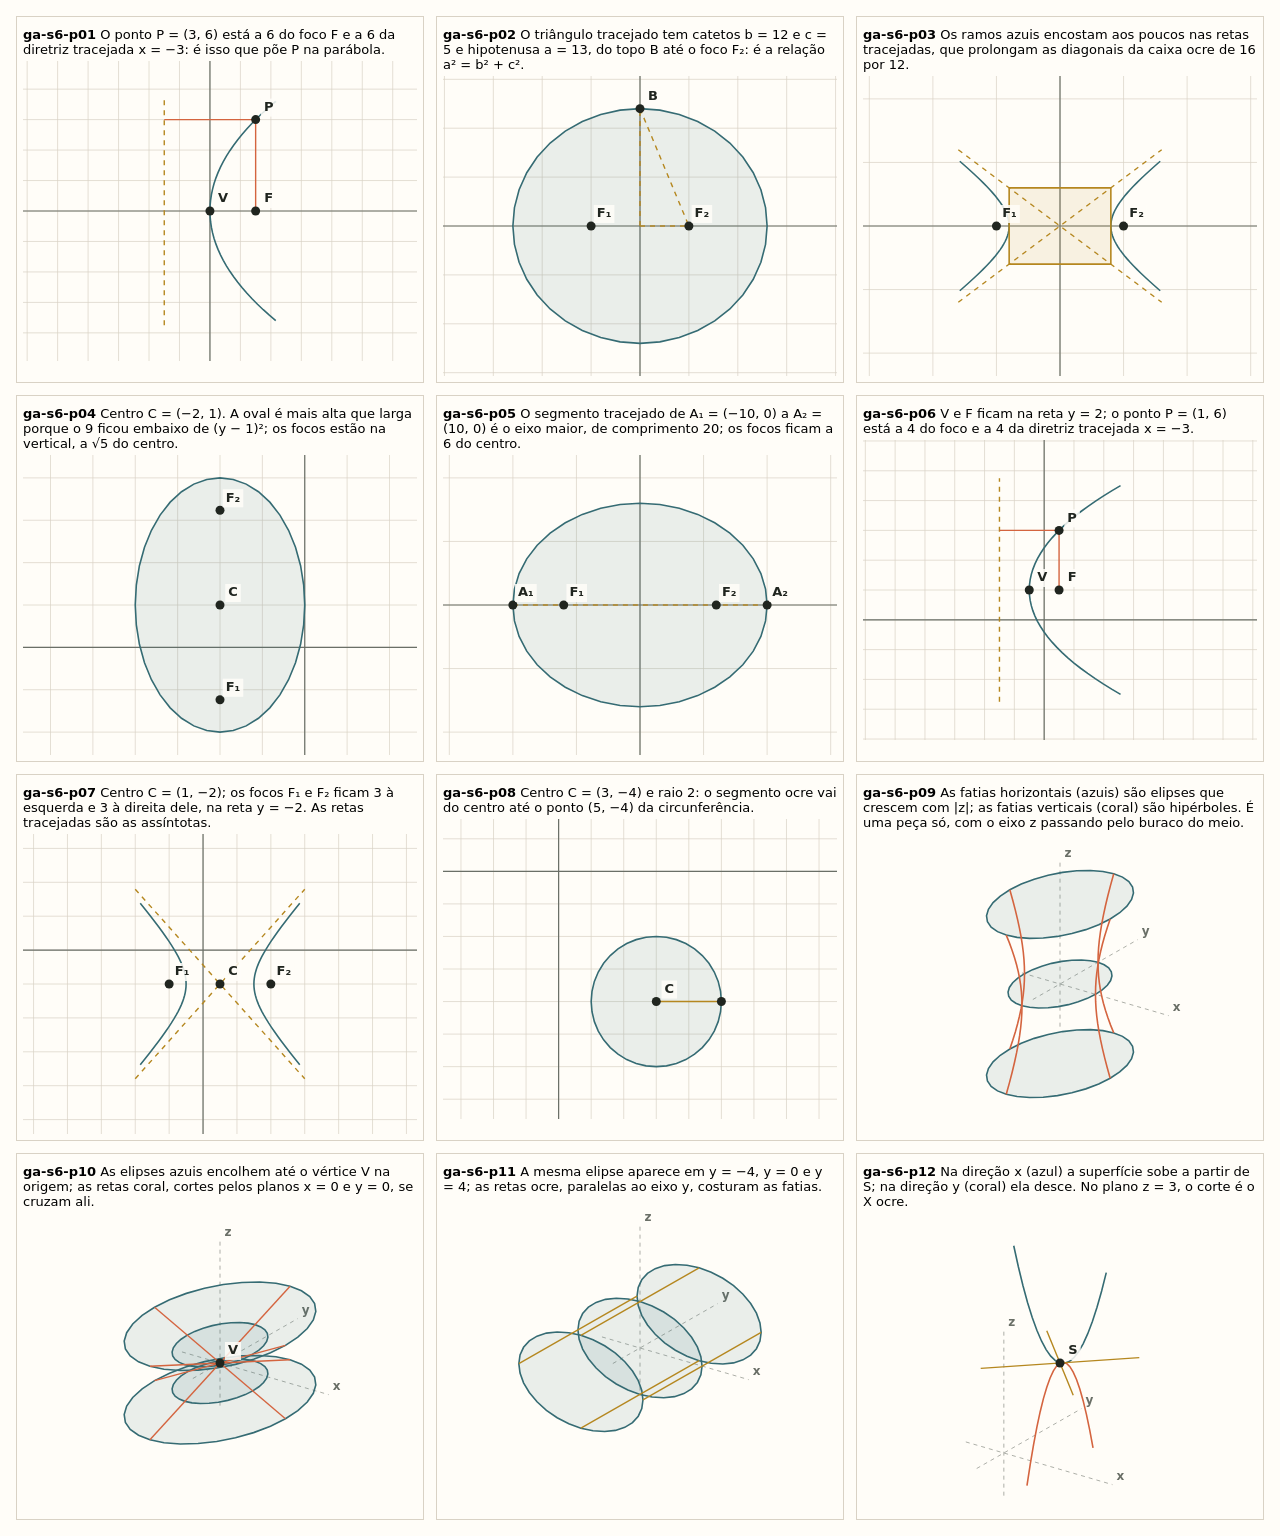
<file: source/_rascunho/rev_ga_s6_figuras.html>
<!doctype html><html lang="pt-BR"><head><meta charset="utf-8"><title>Figuras s6</title>
<style>body{font-family:system-ui;background:#fffdf8;margin:16px}
.g{display:grid;grid-template-columns:repeat(3,1fr);gap:12px}
.c{border:1px solid #d9d2c5;padding:6px}canvas{width:100%;height:300px;display:block}
p{margin:4px 0;font-size:13px}</style></head><body><div class="g" id="g"></div>
<script>/* Desenho das figuras de Geometria em canvas: 2d (plano com grade) ou 3d (eixo z para cima, gira arrastando).
   Figura.montar(canvas, fig) -> { redesenhar(), vista(nome), trocar(novaFig) } */
(function (root) {
  'use strict';
  function cssVar(nome, padrao) {
    var v = getComputedStyle(document.body).getPropertyValue(nome);
    return (v && v.trim()) || padrao;
  }
  function cores() {
    return {
      1: cssVar('--blue', '#356b73'),
      2: cssVar('--coral', '#d4643f'),
      3: cssVar('--ocre', '#b5871f'),
      4: cssVar('--ink', '#20251f'),
      linha: cssVar('--line', '#d9d2c5'),
      eixo: cssVar('--muted', '#6a6f67'),
    };
  }
  function p3(c) { return [c[0], c[1], c.length > 2 ? c[2] : 0]; }

  function montar(canvas, figInicial) {
    var fig, modo, centro, raio;
    var yaw = -0.62, pitch = 0.42;
    var ctx = canvas.getContext('2d');

    function prepara(f) {
      fig = f || { itens: [] };
      modo = fig.modo === '2d' ? '2d' : '3d';
      var pts = [[0, 0, 0]];
      (fig.itens || []).forEach(function (it) {
        if (it.de) pts.push(p3(it.de));
        if (it.ate) pts.push(p3(it.ate));
        if (it.em) pts.push(p3(it.em));
        if (it.pts) it.pts.forEach(function (q) { pts.push(p3(q)); });
      });
      var mn = [Infinity, Infinity, Infinity], mx = [-Infinity, -Infinity, -Infinity];
      pts.forEach(function (q) { for (var i = 0; i < 3; i++) { mn[i] = Math.min(mn[i], q[i]); mx[i] = Math.max(mx[i], q[i]); } });
      for (var i = 0; i < 3; i++) { if (mx[i] - mn[i] < 1) { mx[i] += 0.5; mn[i] -= 0.5; } }
      centro = [(mn[0] + mx[0]) / 2, (mn[1] + mx[1]) / 2, modo === '2d' ? 0 : (mn[2] + mx[2]) / 2];
      raio = 0;
      pts.forEach(function (q) {
        var dx = q[0] - centro[0], dy = q[1] - centro[1], dz = modo === '2d' ? 0 : q[2] - centro[2];
        raio = Math.max(raio, Math.sqrt(dx * dx + dy * dy + dz * dz));
      });
      if (raio < 1) raio = 1;
      canvas.style.cursor = modo === '3d' ? 'grab' : 'default';
      canvas.style.touchAction = modo === '3d' ? 'none' : 'auto';
    }

    function proj(q, W, H, esc) {
      var x = q[0] - centro[0], y = q[1] - centro[1], z = q[2] - centro[2];
      if (modo === '2d') return [W / 2 + x * esc, H / 2 - y * esc];
      var X = x * Math.cos(yaw) - y * Math.sin(yaw);
      var Y = x * Math.sin(yaw) + y * Math.cos(yaw);
      var Z2 = z * Math.cos(pitch) + Y * Math.sin(pitch);
      return [W / 2 + X * esc, H / 2 - Z2 * esc];
    }
    function seta(a, b, cor, largura) {
      ctx.strokeStyle = cor; ctx.fillStyle = cor; ctx.lineWidth = largura; ctx.lineCap = 'round';
      var ang = Math.atan2(b[1] - a[1], b[0] - a[0]), len = Math.hypot(b[0] - a[0], b[1] - a[1]);
      var h = Math.min(13, len * 0.45);
      var fimX = b[0] - Math.cos(ang) * h * 0.6, fimY = b[1] - Math.sin(ang) * h * 0.6;
      ctx.beginPath(); ctx.moveTo(a[0], a[1]); ctx.lineTo(fimX, fimY); ctx.stroke();
      if (len < 2) return;
      ctx.beginPath();
      ctx.moveTo(b[0], b[1]);
      ctx.lineTo(b[0] - h * Math.cos(ang - 0.42), b[1] - h * Math.sin(ang - 0.42));
      ctx.lineTo(b[0] - h * Math.cos(ang + 0.42), b[1] - h * Math.sin(ang + 0.42));
      ctx.closePath(); ctx.fill();
    }
    function rotulo(txt, x, y, cor, vetor) {
      if (!txt) return;
      ctx.font = '600 13px ' + cssVar('--font-body', 'system-ui');
      ctx.textAlign = 'center'; ctx.textBaseline = 'middle';
      var w = ctx.measureText(txt).width;
      ctx.save();
      ctx.fillStyle = cssVar('--white', '#fffdf8'); ctx.globalAlpha = 0.85;
      ctx.fillRect(x - w / 2 - 3, y - (vetor ? 15 : 9), w + 6, vetor ? 24 : 18);
      ctx.restore();
      ctx.fillStyle = cor;
      ctx.fillText(txt, x, y);
      if (vetor) {
        ctx.strokeStyle = cor; ctx.lineWidth = 1.2;
        ctx.beginPath(); ctx.moveTo(x - w / 2, y - 10); ctx.lineTo(x + w / 2, y - 10); ctx.stroke();
        ctx.beginPath(); ctx.moveTo(x + w / 2, y - 10); ctx.lineTo(x + w / 2 - 4, y - 13); ctx.moveTo(x + w / 2, y - 10); ctx.lineTo(x + w / 2 - 4, y - 7); ctx.stroke();
      }
    }

    function desenhar() {
      if (!canvas.isConnected) return;
      var dpr = window.devicePixelRatio || 1;
      var W = canvas.clientWidth || 480, H = canvas.clientHeight || 340;
      if (canvas.width !== Math.round(W * dpr) || canvas.height !== Math.round(H * dpr)) {
        canvas.width = Math.round(W * dpr); canvas.height = Math.round(H * dpr);
      }
      ctx.setTransform(dpr, 0, 0, dpr, 0, 0);
      ctx.clearRect(0, 0, W, H);
      var C = cores();
      var esc = Math.min(W, H) / 2 / (raio * 1.18);

      if (modo === '2d') {
        var passo = 1, alcance = Math.max(W, H) / esc;
        if (alcance > 60) passo = 10; else if (alcance > 30) passo = 5; else if (alcance > 16) passo = 2;
        ctx.strokeStyle = C.linha; ctx.lineWidth = 1; ctx.globalAlpha = 0.7;
        var x0 = Math.floor((centro[0] - W / 2 / esc) / passo) * passo, x1 = centro[0] + W / 2 / esc;
        for (var gx = x0; gx <= x1; gx += passo) { var a = proj([gx, 0, 0], W, H, esc); ctx.beginPath(); ctx.moveTo(a[0], 0); ctx.lineTo(a[0], H); ctx.stroke(); }
        var y0 = Math.floor((centro[1] - H / 2 / esc) / passo) * passo, y1 = centro[1] + H / 2 / esc;
        for (var gy = y0; gy <= y1; gy += passo) { var b = proj([0, gy, 0], W, H, esc); ctx.beginPath(); ctx.moveTo(0, b[1]); ctx.lineTo(W, b[1]); ctx.stroke(); }
        ctx.globalAlpha = 1;
        var o = proj([0, 0, 0], W, H, esc);
        ctx.strokeStyle = C.eixo; ctx.lineWidth = 1.2;
        ctx.beginPath(); ctx.moveTo(0, o[1]); ctx.lineTo(W, o[1]); ctx.moveTo(o[0], 0); ctx.lineTo(o[0], H); ctx.stroke();
      } else {
        var L = raio * 1.05;
        [[[L, 0, 0], 'x'], [[0, L, 0], 'y'], [[0, 0, L], 'z']].forEach(function (e) {
          var neg = proj([-e[0][0] * 0.35, -e[0][1] * 0.35, -e[0][2] * 0.35], W, H, esc);
          var pos = proj(e[0], W, H, esc);
          ctx.strokeStyle = C.eixo; ctx.lineWidth = 1; ctx.globalAlpha = 0.55;
          ctx.setLineDash([4, 4]);
          ctx.beginPath(); ctx.moveTo(neg[0], neg[1]); ctx.lineTo(pos[0], pos[1]); ctx.stroke();
          ctx.setLineDash([]); ctx.globalAlpha = 1;
          ctx.font = '600 12px ' + cssVar('--font-body', 'system-ui');
          ctx.fillStyle = C.eixo; ctx.textAlign = 'center'; ctx.textBaseline = 'middle';
          ctx.fillText(e[1], pos[0] + 8, pos[1] - 8);
        });
      }

      var ordem = { poligono: 0, segmento: 1, vetor: 2, ponto: 3 };
      (fig.itens || []).slice().sort(function (a, b) { return (ordem[a.tipo] || 0) - (ordem[b.tipo] || 0); }).forEach(function (it) {
        var cor = C[it.cor || (it.tipo === 'ponto' ? 4 : 1)] || C[1];
        if (it.tipo === 'poligono') {
          var ps = it.pts.map(function (q) { return proj(p3(q), W, H, esc); });
          ctx.beginPath(); ctx.moveTo(ps[0][0], ps[0][1]);
          for (var k = 1; k < ps.length; k++) ctx.lineTo(ps[k][0], ps[k][1]);
          if (!it.aberto) { ctx.closePath(); ctx.globalAlpha = 0.10; ctx.fillStyle = cor; ctx.fill(); ctx.globalAlpha = 1; }
          ctx.strokeStyle = cor; ctx.lineWidth = 1.6; ctx.stroke();
        } else if (it.tipo === 'segmento') {
          var a2 = proj(p3(it.de), W, H, esc), b2 = proj(p3(it.ate), W, H, esc);
          ctx.strokeStyle = it.cor ? cor : C.eixo; ctx.lineWidth = 1.4;
          if (it.tracejado) ctx.setLineDash([5, 5]);
          ctx.beginPath(); ctx.moveTo(a2[0], a2[1]); ctx.lineTo(b2[0], b2[1]); ctx.stroke();
          ctx.setLineDash([]);
        } else if (it.tipo === 'vetor') {
          var a3 = proj(p3(it.de), W, H, esc), b3 = proj(p3(it.ate), W, H, esc);
          seta(a3, b3, cor, 3);
          if (it.rot) {
            var dx = b3[0] - a3[0], dy = b3[1] - a3[1], len = Math.hypot(dx, dy) || 1;
            rotulo(it.rot, (a3[0] + b3[0]) / 2 - dy / len * 16, (a3[1] + b3[1]) / 2 + dx / len * 16, cor, true);
          }
        } else if (it.tipo === 'ponto') {
          var q = proj(p3(it.em), W, H, esc);
          ctx.fillStyle = cor; ctx.beginPath(); ctx.arc(q[0], q[1], 4.5, 0, Math.PI * 2); ctx.fill();
          if (it.rot) rotulo(it.rot, q[0] + 13, q[1] - 12, cor, false);
        }
      });
    }

    var arrasto = null;
    canvas.addEventListener('pointerdown', function (e) {
      if (modo !== '3d') return;
      arrasto = { x: e.clientX, y: e.clientY, yaw: yaw, pitch: pitch };
      try { canvas.setPointerCapture(e.pointerId); } catch (err) { /* sem captura */ }
      canvas.style.cursor = 'grabbing';
    });
    canvas.addEventListener('pointermove', function (e) {
      if (!arrasto) return;
      yaw = arrasto.yaw + (e.clientX - arrasto.x) * 0.011;
      pitch = Math.max(-1.45, Math.min(1.45, arrasto.pitch + (e.clientY - arrasto.y) * 0.011));
      desenhar();
    });
    function solta() { arrasto = null; if (modo === '3d') canvas.style.cursor = 'grab'; }
    canvas.addEventListener('pointerup', solta);
    canvas.addEventListener('pointercancel', solta);

    prepara(figInicial);
    desenhar();
    return {
      redesenhar: desenhar,
      trocar: function (f) { prepara(f); desenhar(); },
      vista: function (nome) {
        if (nome === 'frente') { yaw = 0; pitch = 0; }
        else if (nome === 'cima') { yaw = 0; pitch = 1.45; }
        else { yaw = -0.62; pitch = 0.42; }
        desenhar();
      },
      get modo() { return modo; },
      canvas: canvas,
    };
  }
  root.Figura = { montar: montar };
})(this);
</script>
<script>var F = [{"id": "ga-s6-p01", "fig": {"modo": "2d", "onde": "explicacao", "itens": [{"tipo": "poligono", "pts": [[4.32, -7.2], [3.899, -6.84], [3.499, -6.48], [3.121, -6.12], [2.765, -5.76], [2.43, -5.4], [2.117, -5.04], [1.825, -4.68], [1.555, -4.32], [1.307, -3.96], [1.08, -3.6], [0.875, -3.24], [0.691, -2.88], [0.529, -2.52], [0.389, -2.16], [0.27, -1.8], [0.173, -1.44], [0.097, -1.08], [0.043, -0.72], [0.011, -0.36], [0, 0], [0.011, 0.36], [0.043, 0.72], [0.097, 1.08], [0.173, 1.44], [0.27, 1.8], [0.389, 2.16], [0.529, 2.52], [0.691, 2.88], [0.875, 3.24], [1.08, 3.6], [1.307, 3.96], [1.555, 4.32], [1.825, 4.68], [2.117, 5.04], [2.43, 5.4], [2.765, 5.76], [3.121, 6.12], [3.499, 6.48], [3.899, 6.84], [4.32, 7.2]], "cor": 1, "aberto": true}, {"tipo": "segmento", "de": [-3, -7.5], "ate": [-3, 7.5], "cor": 3, "tracejado": true}, {"tipo": "ponto", "em": [0, 0], "rot": "V"}, {"tipo": "ponto", "em": [3, 0], "rot": "F"}, {"tipo": "ponto", "em": [3, 6], "rot": "P"}, {"tipo": "segmento", "de": [3, 6], "ate": [3, 0], "cor": 2}, {"tipo": "segmento", "de": [3, 6], "ate": [-3, 6], "cor": 2}], "legenda": "O ponto P = (3, 6) está a 6 do foco F e a 6 da diretriz tracejada x = −3: é isso que põe P na parábola."}}, {"id": "ga-s6-p02", "fig": {"modo": "2d", "onde": "explicacao", "itens": [{"tipo": "poligono", "pts": [[13, 0], [12.84, 1.877], [12.364, 3.708], [11.583, 5.448], [10.517, 7.053], [9.192, 8.485], [7.641, 9.708], [5.902, 10.692], [4.017, 11.413], [2.034, 11.852], [0, 12], [-2.034, 11.852], [-4.017, 11.413], [-5.902, 10.692], [-7.641, 9.708], [-9.192, 8.485], [-10.517, 7.053], [-11.583, 5.448], [-12.364, 3.708], [-12.84, 1.877], [-13, 0], [-12.84, -1.877], [-12.364, -3.708], [-11.583, -5.448], [-10.517, -7.053], [-9.192, -8.485], [-7.641, -9.708], [-5.902, -10.692], [-4.017, -11.413], [-2.034, -11.852], [0, -12], [2.034, -11.852], [4.017, -11.413], [5.902, -10.692], [7.641, -9.708], [9.192, -8.485], [10.517, -7.053], [11.583, -5.448], [12.364, -3.708], [12.84, -1.877]], "cor": 1}, {"tipo": "ponto", "em": [-5, 0], "rot": "F₁"}, {"tipo": "ponto", "em": [5, 0], "rot": "F₂"}, {"tipo": "ponto", "em": [0, 12], "rot": "B"}, {"tipo": "segmento", "de": [0, 0], "ate": [0, 12], "cor": 3, "tracejado": true}, {"tipo": "segmento", "de": [0, 0], "ate": [5, 0], "cor": 3, "tracejado": true}, {"tipo": "segmento", "de": [0, 12], "ate": [5, 0], "cor": 3, "tracejado": true}], "legenda": "O triângulo tracejado tem catetos b = 12 e c = 5 e hipotenusa a = 13, do topo B até o foco F₂: é a relação a² = b² + c²."}}, {"id": "ga-s6-p03", "fig": {"modo": "2d", "onde": "explicacao", "itens": [{"tipo": "poligono", "pts": [[15.767, -10.19], [14.917, -9.443], [14.129, -8.735], [13.402, -8.064], [12.731, -7.427], [12.113, -6.822], [11.547, -6.245], [11.03, -5.695], [10.56, -5.169], [10.134, -4.665], [9.75, -4.18], [9.408, -3.714], [9.106, -3.263], [8.842, -2.825], [8.616, -2.4], [8.426, -1.985], [8.272, -1.578], [8.153, -1.177], [8.068, -0.782], [8.017, -0.39], [8, 0], [8.017, 0.39], [8.068, 0.782], [8.153, 1.177], [8.272, 1.578], [8.426, 1.985], [8.616, 2.4], [8.842, 2.825], [9.106, 3.263], [9.408, 3.714], [9.75, 4.18], [10.134, 4.665], [10.56, 5.169], [11.03, 5.695], [11.547, 6.245], [12.113, 6.822], [12.731, 7.427], [13.402, 8.064], [14.129, 8.735], [14.917, 9.443], [15.767, 10.19]], "cor": 1, "aberto": true}, {"tipo": "poligono", "pts": [[-15.767, -10.19], [-14.917, -9.443], [-14.129, -8.735], [-13.402, -8.064], [-12.731, -7.427], [-12.113, -6.822], [-11.547, -6.245], [-11.03, -5.695], [-10.56, -5.169], [-10.134, -4.665], [-9.75, -4.18], [-9.408, -3.714], [-9.106, -3.263], [-8.842, -2.825], [-8.616, -2.4], [-8.426, -1.985], [-8.272, -1.578], [-8.153, -1.177], [-8.068, -0.782], [-8.017, -0.39], [-8, 0], [-8.017, 0.39], [-8.068, 0.782], [-8.153, 1.177], [-8.272, 1.578], [-8.426, 1.985], [-8.616, 2.4], [-8.842, 2.825], [-9.106, 3.263], [-9.408, 3.714], [-9.75, 4.18], [-10.134, 4.665], [-10.56, 5.169], [-11.03, 5.695], [-11.547, 6.245], [-12.113, 6.822], [-12.731, 7.427], [-13.402, 8.064], [-14.129, 8.735], [-14.917, 9.443], [-15.767, 10.19]], "cor": 1, "aberto": true}, {"tipo": "poligono", "pts": [[8, 6], [-8, 6], [-8, -6], [8, -6]], "cor": 3}, {"tipo": "segmento", "de": [-16, -12], "ate": [16, 12], "cor": 3, "tracejado": true}, {"tipo": "segmento", "de": [-16, 12], "ate": [16, -12], "cor": 3, "tracejado": true}, {"tipo": "ponto", "em": [-10, 0], "rot": "F₁"}, {"tipo": "ponto", "em": [10, 0], "rot": "F₂"}], "legenda": "Os ramos azuis encostam aos poucos nas retas tracejadas, que prolongam as diagonais da caixa ocre de 16 por 12."}}, {"id": "ga-s6-p04", "fig": {"modo": "2d", "onde": "explicacao", "itens": [{"tipo": "poligono", "pts": [[0, 1], [-0.025, 1.469], [-0.098, 1.927], [-0.218, 2.362], [-0.382, 2.763], [-0.586, 3.121], [-0.824, 3.427], [-1.092, 3.673], [-1.382, 3.853], [-1.687, 3.963], [-2, 4], [-2.313, 3.963], [-2.618, 3.853], [-2.908, 3.673], [-3.176, 3.427], [-3.414, 3.121], [-3.618, 2.763], [-3.782, 2.362], [-3.902, 1.927], [-3.975, 1.469], [-4, 1], [-3.975, 0.531], [-3.902, 0.073], [-3.782, -0.362], [-3.618, -0.763], [-3.414, -1.121], [-3.176, -1.427], [-2.908, -1.673], [-2.618, -1.853], [-2.313, -1.963], [-2, -2], [-1.687, -1.963], [-1.382, -1.853], [-1.092, -1.673], [-0.824, -1.427], [-0.586, -1.121], [-0.382, -0.763], [-0.218, -0.362], [-0.098, 0.073], [-0.025, 0.531]], "cor": 1}, {"tipo": "ponto", "em": [-2, 1], "rot": "C"}, {"tipo": "ponto", "em": [-2, -1.236], "rot": "F₁"}, {"tipo": "ponto", "em": [-2, 3.236], "rot": "F₂"}], "legenda": "Centro C = (−2, 1). A oval é mais alta que larga porque o 9 ficou embaixo de (y − 1)²; os focos estão na vertical, a √5 do centro."}}, {"id": "ga-s6-p05", "fig": {"modo": "2d", "onde": "explicacao", "itens": [{"tipo": "poligono", "pts": [[10, 0], [9.877, 1.251], [9.511, 2.472], [8.91, 3.632], [8.09, 4.702], [7.071, 5.657], [5.878, 6.472], [4.54, 7.128], [3.09, 7.608], [1.564, 7.902], [0, 8], [-1.564, 7.902], [-3.09, 7.608], [-4.54, 7.128], [-5.878, 6.472], [-7.071, 5.657], [-8.09, 4.702], [-8.91, 3.632], [-9.511, 2.472], [-9.877, 1.251], [-10, 0], [-9.877, -1.251], [-9.511, -2.472], [-8.91, -3.632], [-8.09, -4.702], [-7.071, -5.657], [-5.878, -6.472], [-4.54, -7.128], [-3.09, -7.608], [-1.564, -7.902], [0, -8], [1.564, -7.902], [3.09, -7.608], [4.54, -7.128], [5.878, -6.472], [7.071, -5.657], [8.09, -4.702], [8.91, -3.632], [9.511, -2.472], [9.877, -1.251]], "cor": 1}, {"tipo": "segmento", "de": [-10, 0], "ate": [10, 0], "cor": 3, "tracejado": true}, {"tipo": "ponto", "em": [-10, 0], "rot": "A₁"}, {"tipo": "ponto", "em": [10, 0], "rot": "A₂"}, {"tipo": "ponto", "em": [-6, 0], "rot": "F₁"}, {"tipo": "ponto", "em": [6, 0], "rot": "F₂"}], "legenda": "O segmento tracejado de A₁ = (−10, 0) a A₂ = (10, 0) é o eixo maior, de comprimento 20; os focos ficam a 6 do centro."}}, {"id": "ga-s6-p06", "fig": {"modo": "2d", "onde": "explicacao", "itens": [{"tipo": "poligono", "pts": [[5.125, -5], [4.528, -4.65], [3.961, -4.3], [3.425, -3.95], [2.92, -3.6], [2.445, -3.25], [2.001, -2.9], [1.588, -2.55], [1.205, -2.2], [0.853, -1.85], [0.531, -1.5], [0.24, -1.15], [-0.02, -0.8], [-0.25, -0.45], [-0.449, -0.1], [-0.617, 0.25], [-0.755, 0.6], [-0.862, 0.95], [-0.939, 1.3], [-0.985, 1.65], [-1, 2], [-0.985, 2.35], [-0.939, 2.7], [-0.862, 3.05], [-0.755, 3.4], [-0.617, 3.75], [-0.449, 4.1], [-0.25, 4.45], [-0.02, 4.8], [0.24, 5.15], [0.531, 5.5], [0.853, 5.85], [1.205, 6.2], [1.588, 6.55], [2.001, 6.9], [2.445, 7.25], [2.92, 7.6], [3.425, 7.95], [3.961, 8.3], [4.528, 8.65], [5.125, 9]], "cor": 1, "aberto": true}, {"tipo": "segmento", "de": [-3, -5.5], "ate": [-3, 9.5], "cor": 3, "tracejado": true}, {"tipo": "ponto", "em": [-1, 2], "rot": "V"}, {"tipo": "ponto", "em": [1, 2], "rot": "F"}, {"tipo": "ponto", "em": [1, 6], "rot": "P"}, {"tipo": "segmento", "de": [1, 6], "ate": [1, 2], "cor": 2}, {"tipo": "segmento", "de": [1, 6], "ate": [-3, 6], "cor": 2}], "legenda": "V e F ficam na reta y = 2; o ponto P = (1, 6) está a 4 do foco e a 4 da diretriz tracejada x = −3."}}, {"id": "ga-s6-p07", "fig": {"modo": "2d", "onde": "explicacao", "itens": [{"tipo": "poligono", "pts": [[5.705, -6.761], [5.398, -6.38], [5.117, -6.023], [4.858, -5.689], [4.621, -5.375], [4.405, -5.081], [4.208, -4.804], [4.028, -4.542], [3.866, -4.295], [3.72, -4.061], [3.589, -3.839], [3.473, -3.627], [3.371, -3.424], [3.282, -3.229], [3.206, -3.041], [3.142, -2.858], [3.091, -2.681], [3.051, -2.507], [3.023, -2.337], [3.006, -2.168], [3, -2], [3.006, -1.832], [3.023, -1.663], [3.051, -1.493], [3.091, -1.319], [3.142, -1.142], [3.206, -0.959], [3.282, -0.771], [3.371, -0.576], [3.473, -0.373], [3.589, -0.161], [3.72, 0.061], [3.866, 0.295], [4.028, 0.542], [4.208, 0.804], [4.405, 1.081], [4.621, 1.375], [4.858, 1.689], [5.117, 2.023], [5.398, 2.38], [5.705, 2.761]], "cor": 1, "aberto": true}, {"tipo": "poligono", "pts": [[-3.705, -6.761], [-3.398, -6.38], [-3.117, -6.023], [-2.858, -5.689], [-2.621, -5.375], [-2.405, -5.081], [-2.208, -4.804], [-2.028, -4.542], [-1.866, -4.295], [-1.72, -4.061], [-1.589, -3.839], [-1.473, -3.627], [-1.371, -3.424], [-1.282, -3.229], [-1.206, -3.041], [-1.142, -2.858], [-1.091, -2.681], [-1.051, -2.507], [-1.023, -2.337], [-1.006, -2.168], [-1, -2], [-1.006, -1.832], [-1.023, -1.663], [-1.051, -1.493], [-1.091, -1.319], [-1.142, -1.142], [-1.206, -0.959], [-1.282, -0.771], [-1.371, -0.576], [-1.473, -0.373], [-1.589, -0.161], [-1.72, 0.061], [-1.866, 0.295], [-2.028, 0.542], [-2.208, 0.804], [-2.405, 1.081], [-2.621, 1.375], [-2.858, 1.689], [-3.117, 2.023], [-3.398, 2.38], [-3.705, 2.761]], "cor": 1, "aberto": true}, {"tipo": "segmento", "de": [-4, -7.59], "ate": [6, 3.59], "cor": 3, "tracejado": true}, {"tipo": "segmento", "de": [-4, 3.59], "ate": [6, -7.59], "cor": 3, "tracejado": true}, {"tipo": "ponto", "em": [1, -2], "rot": "C"}, {"tipo": "ponto", "em": [-2, -2], "rot": "F₁"}, {"tipo": "ponto", "em": [4, -2], "rot": "F₂"}], "legenda": "Centro C = (1, −2); os focos F₁ e F₂ ficam 3 à esquerda e 3 à direita dele, na reta y = −2. As retas tracejadas são as assíntotas."}}, {"id": "ga-s6-p08", "fig": {"modo": "2d", "onde": "explicacao", "itens": [{"tipo": "poligono", "pts": [[5, -4], [4.975, -3.687], [4.902, -3.382], [4.782, -3.092], [4.618, -2.824], [4.414, -2.586], [4.176, -2.382], [3.908, -2.218], [3.618, -2.098], [3.313, -2.025], [3, -2], [2.687, -2.025], [2.382, -2.098], [2.092, -2.218], [1.824, -2.382], [1.586, -2.586], [1.382, -2.824], [1.218, -3.092], [1.098, -3.382], [1.025, -3.687], [1, -4], [1.025, -4.313], [1.098, -4.618], [1.218, -4.908], [1.382, -5.176], [1.586, -5.414], [1.824, -5.618], [2.092, -5.782], [2.382, -5.902], [2.687, -5.975], [3, -6], [3.313, -5.975], [3.618, -5.902], [3.908, -5.782], [4.176, -5.618], [4.414, -5.414], [4.618, -5.176], [4.782, -4.908], [4.902, -4.618], [4.975, -4.313]], "cor": 1}, {"tipo": "ponto", "em": [3, -4], "rot": "C"}, {"tipo": "ponto", "em": [5, -4], "rot": ""}, {"tipo": "segmento", "de": [3, -4], "ate": [5, -4], "cor": 3}], "legenda": "Centro C = (3, −4) e raio 2: o segmento ocre vai do centro até o ponto (5, −4) da circunferência."}}, {"id": "ga-s6-p09", "fig": {"modo": "3d", "onde": "explicacao", "itens": [{"tipo": "poligono", "pts": [[2, 0, 0], [1.962, 0.585, 0], [1.848, 1.148, 0], [1.663, 1.667, 0], [1.414, 2.121, 0], [1.111, 2.494, 0], [0.765, 2.772, 0], [0.39, 2.942, 0], [0, 3, 0], [-0.39, 2.942, 0], [-0.765, 2.772, 0], [-1.111, 2.494, 0], [-1.414, 2.121, 0], [-1.663, 1.667, 0], [-1.848, 1.148, 0], [-1.962, 0.585, 0], [-2, 0, 0], [-1.962, -0.585, 0], [-1.848, -1.148, 0], [-1.663, -1.667, 0], [-1.414, -2.121, 0], [-1.111, -2.494, 0], [-0.765, -2.772, 0], [-0.39, -2.942, 0], [0, -3, 0], [0.39, -2.942, 0], [0.765, -2.772, 0], [1.111, -2.494, 0], [1.414, -2.121, 0], [1.663, -1.667, 0], [1.848, -1.148, 0], [1.962, -0.585, 0]], "cor": 1}, {"tipo": "poligono", "pts": [[2.828, 0, 4], [2.774, 0.828, 4], [2.613, 1.624, 4], [2.352, 2.357, 4], [2, 3, 4], [1.571, 3.528, 4], [1.082, 3.92, 4], [0.552, 4.161, 4], [0, 4.243, 4], [-0.552, 4.161, 4], [-1.082, 3.92, 4], [-1.571, 3.528, 4], [-2, 3, 4], [-2.352, 2.357, 4], [-2.613, 1.624, 4], [-2.774, 0.828, 4], [-2.828, 0, 4], [-2.774, -0.828, 4], [-2.613, -1.624, 4], [-2.352, -2.357, 4], [-2, -3, 4], [-1.571, -3.528, 4], [-1.082, -3.92, 4], [-0.552, -4.161, 4], [0, -4.243, 4], [0.552, -4.161, 4], [1.082, -3.92, 4], [1.571, -3.528, 4], [2, -3, 4], [2.352, -2.357, 4], [2.613, -1.624, 4], [2.774, -0.828, 4]], "cor": 1}, {"tipo": "poligono", "pts": [[2.828, 0, -4], [2.774, 0.828, -4], [2.613, 1.624, -4], [2.352, 2.357, -4], [2, 3, -4], [1.571, 3.528, -4], [1.082, 3.92, -4], [0.552, 4.161, -4], [0, 4.243, -4], [-0.552, 4.161, -4], [-1.082, 3.92, -4], [-1.571, 3.528, -4], [-2, 3, -4], [-2.352, 2.357, -4], [-2.613, 1.624, -4], [-2.774, 0.828, -4], [-2.828, 0, -4], [-2.774, -0.828, -4], [-2.613, -1.624, -4], [-2.352, -2.357, -4], [-2, -3, -4], [-1.571, -3.528, -4], [-1.082, -3.92, -4], [-0.552, -4.161, -4], [0, -4.243, -4], [0.552, -4.161, -4], [1.082, -3.92, -4], [1.571, -3.528, -4], [2, -3, -4], [2.352, -2.357, -4], [2.613, -1.624, -4], [2.774, -0.828, -4]], "cor": 1}, {"tipo": "poligono", "pts": [[2.828, 0, -4], [2.663, 0, -3.516], [2.518, 0, -3.06], [2.393, 0, -2.627], [2.286, 0, -2.215], [2.197, 0, -1.82], [2.126, 0, -1.44], [2.07, 0, -1.07], [2.031, 0, -0.709], [2.008, 0, -0.353], [2, 0, 0], [2.008, 0, 0.353], [2.031, 0, 0.709], [2.07, 0, 1.07], [2.126, 0, 1.44], [2.197, 0, 1.82], [2.286, 0, 2.215], [2.393, 0, 2.627], [2.518, 0, 3.06], [2.663, 0, 3.516], [2.828, 0, 4]], "cor": 2, "aberto": true}, {"tipo": "poligono", "pts": [[-2.828, 0, -4], [-2.663, 0, -3.516], [-2.518, 0, -3.06], [-2.393, 0, -2.627], [-2.286, 0, -2.215], [-2.197, 0, -1.82], [-2.126, 0, -1.44], [-2.07, 0, -1.07], [-2.031, 0, -0.709], [-2.008, 0, -0.353], [-2, 0, 0], [-2.008, 0, 0.353], [-2.031, 0, 0.709], [-2.07, 0, 1.07], [-2.126, 0, 1.44], [-2.197, 0, 1.82], [-2.286, 0, 2.215], [-2.393, 0, 2.627], [-2.518, 0, 3.06], [-2.663, 0, 3.516], [-2.828, 0, 4]], "cor": 2, "aberto": true}, {"tipo": "poligono", "pts": [[0, 4.243, -4], [0, 3.994, -3.516], [0, 3.777, -3.06], [0, 3.589, -2.627], [0, 3.429, -2.215], [0, 3.296, -1.82], [0, 3.188, -1.44], [0, 3.105, -1.07], [0, 3.047, -0.709], [0, 3.012, -0.353], [0, 3, 0], [0, 3.012, 0.353], [0, 3.047, 0.709], [0, 3.105, 1.07], [0, 3.188, 1.44], [0, 3.296, 1.82], [0, 3.429, 2.215], [0, 3.589, 2.627], [0, 3.777, 3.06], [0, 3.994, 3.516], [0, 4.243, 4]], "cor": 2, "aberto": true}, {"tipo": "poligono", "pts": [[0, -4.243, -4], [0, -3.994, -3.516], [0, -3.777, -3.06], [0, -3.589, -2.627], [0, -3.429, -2.215], [0, -3.296, -1.82], [0, -3.188, -1.44], [0, -3.105, -1.07], [0, -3.047, -0.709], [0, -3.012, -0.353], [0, -3, 0], [0, -3.012, 0.353], [0, -3.047, 0.709], [0, -3.105, 1.07], [0, -3.188, 1.44], [0, -3.296, 1.82], [0, -3.429, 2.215], [0, -3.589, 2.627], [0, -3.777, 3.06], [0, -3.994, 3.516], [0, -4.243, 4]], "cor": 2, "aberto": true}], "legenda": "As fatias horizontais (azuis) são elipses que crescem com |z|; as fatias verticais (coral) são hipérboles. É uma peça só, com o eixo z passando pelo buraco do meio."}}, {"id": "ga-s6-p10", "fig": {"modo": "3d", "onde": "explicacao", "itens": [{"tipo": "poligono", "pts": [[4, 0, 2], [3.923, 1.171, 2], [3.696, 2.296, 2], [3.326, 3.333, 2], [2.828, 4.243, 2], [2.222, 4.989, 2], [1.531, 5.543, 2], [0.78, 5.885, 2], [0, 6, 2], [-0.78, 5.885, 2], [-1.531, 5.543, 2], [-2.222, 4.989, 2], [-2.828, 4.243, 2], [-3.326, 3.333, 2], [-3.696, 2.296, 2], [-3.923, 1.171, 2], [-4, 0, 2], [-3.923, -1.171, 2], [-3.696, -2.296, 2], [-3.326, -3.333, 2], [-2.828, -4.243, 2], [-2.222, -4.989, 2], [-1.531, -5.543, 2], [-0.78, -5.885, 2], [0, -6, 2], [0.78, -5.885, 2], [1.531, -5.543, 2], [2.222, -4.989, 2], [2.828, -4.243, 2], [3.326, -3.333, 2], [3.696, -2.296, 2], [3.923, -1.171, 2]], "cor": 1}, {"tipo": "poligono", "pts": [[2, 0, 1], [1.962, 0.585, 1], [1.848, 1.148, 1], [1.663, 1.667, 1], [1.414, 2.121, 1], [1.111, 2.494, 1], [0.765, 2.772, 1], [0.39, 2.942, 1], [0, 3, 1], [-0.39, 2.942, 1], [-0.765, 2.772, 1], [-1.111, 2.494, 1], [-1.414, 2.121, 1], [-1.663, 1.667, 1], [-1.848, 1.148, 1], [-1.962, 0.585, 1], [-2, 0, 1], [-1.962, -0.585, 1], [-1.848, -1.148, 1], [-1.663, -1.667, 1], [-1.414, -2.121, 1], [-1.111, -2.494, 1], [-0.765, -2.772, 1], [-0.39, -2.942, 1], [0, -3, 1], [0.39, -2.942, 1], [0.765, -2.772, 1], [1.111, -2.494, 1], [1.414, -2.121, 1], [1.663, -1.667, 1], [1.848, -1.148, 1], [1.962, -0.585, 1]], "cor": 1}, {"tipo": "poligono", "pts": [[2, 0, -1], [1.962, 0.585, -1], [1.848, 1.148, -1], [1.663, 1.667, -1], [1.414, 2.121, -1], [1.111, 2.494, -1], [0.765, 2.772, -1], [0.39, 2.942, -1], [0, 3, -1], [-0.39, 2.942, -1], [-0.765, 2.772, -1], [-1.111, 2.494, -1], [-1.414, 2.121, -1], [-1.663, 1.667, -1], [-1.848, 1.148, -1], [-1.962, 0.585, -1], [-2, 0, -1], [-1.962, -0.585, -1], [-1.848, -1.148, -1], [-1.663, -1.667, -1], [-1.414, -2.121, -1], [-1.111, -2.494, -1], [-0.765, -2.772, -1], [-0.39, -2.942, -1], [0, -3, -1], [0.39, -2.942, -1], [0.765, -2.772, -1], [1.111, -2.494, -1], [1.414, -2.121, -1], [1.663, -1.667, -1], [1.848, -1.148, -1], [1.962, -0.585, -1]], "cor": 1}, {"tipo": "poligono", "pts": [[4, 0, -2], [3.923, 1.171, -2], [3.696, 2.296, -2], [3.326, 3.333, -2], [2.828, 4.243, -2], [2.222, 4.989, -2], [1.531, 5.543, -2], [0.78, 5.885, -2], [0, 6, -2], [-0.78, 5.885, -2], [-1.531, 5.543, -2], [-2.222, 4.989, -2], [-2.828, 4.243, -2], [-3.326, 3.333, -2], [-3.696, 2.296, -2], [-3.923, 1.171, -2], [-4, 0, -2], [-3.923, -1.171, -2], [-3.696, -2.296, -2], [-3.326, -3.333, -2], [-2.828, -4.243, -2], [-2.222, -4.989, -2], [-1.531, -5.543, -2], [-0.78, -5.885, -2], [0, -6, -2], [0.78, -5.885, -2], [1.531, -5.543, -2], [2.222, -4.989, -2], [2.828, -4.243, -2], [3.326, -3.333, -2], [3.696, -2.296, -2], [3.923, -1.171, -2]], "cor": 1}, {"tipo": "segmento", "de": [0, -6, -2], "ate": [0, 6, 2], "cor": 2}, {"tipo": "segmento", "de": [0, 6, -2], "ate": [0, -6, 2], "cor": 2}, {"tipo": "segmento", "de": [-4, 0, -2], "ate": [4, 0, 2], "cor": 2}, {"tipo": "segmento", "de": [4, 0, -2], "ate": [-4, 0, 2], "cor": 2}, {"tipo": "ponto", "em": [0, 0, 0], "rot": "V"}], "legenda": "As elipses azuis encolhem até o vértice V na origem; as retas coral, cortes pelos planos x = 0 e y = 0, se cruzam ali."}}, {"id": "ga-s6-p11", "fig": {"modo": "3d", "onde": "explicacao", "itens": [{"tipo": "poligono", "pts": [[3, -4, 0], [2.942, -4, 0.39], [2.772, -4, 0.765], [2.494, -4, 1.111], [2.121, -4, 1.414], [1.667, -4, 1.663], [1.148, -4, 1.848], [0.585, -4, 1.962], [0, -4, 2], [-0.585, -4, 1.962], [-1.148, -4, 1.848], [-1.667, -4, 1.663], [-2.121, -4, 1.414], [-2.494, -4, 1.111], [-2.772, -4, 0.765], [-2.942, -4, 0.39], [-3, -4, 0], [-2.942, -4, -0.39], [-2.772, -4, -0.765], [-2.494, -4, -1.111], [-2.121, -4, -1.414], [-1.667, -4, -1.663], [-1.148, -4, -1.848], [-0.585, -4, -1.962], [0, -4, -2], [0.585, -4, -1.962], [1.148, -4, -1.848], [1.667, -4, -1.663], [2.121, -4, -1.414], [2.494, -4, -1.111], [2.772, -4, -0.765], [2.942, -4, -0.39]], "cor": 1}, {"tipo": "poligono", "pts": [[3, 0, 0], [2.942, 0, 0.39], [2.772, 0, 0.765], [2.494, 0, 1.111], [2.121, 0, 1.414], [1.667, 0, 1.663], [1.148, 0, 1.848], [0.585, 0, 1.962], [0, 0, 2], [-0.585, 0, 1.962], [-1.148, 0, 1.848], [-1.667, 0, 1.663], [-2.121, 0, 1.414], [-2.494, 0, 1.111], [-2.772, 0, 0.765], [-2.942, 0, 0.39], [-3, 0, 0], [-2.942, 0, -0.39], [-2.772, 0, -0.765], [-2.494, 0, -1.111], [-2.121, 0, -1.414], [-1.667, 0, -1.663], [-1.148, 0, -1.848], [-0.585, 0, -1.962], [0, 0, -2], [0.585, 0, -1.962], [1.148, 0, -1.848], [1.667, 0, -1.663], [2.121, 0, -1.414], [2.494, 0, -1.111], [2.772, 0, -0.765], [2.942, 0, -0.39]], "cor": 1}, {"tipo": "poligono", "pts": [[3, 4, 0], [2.942, 4, 0.39], [2.772, 4, 0.765], [2.494, 4, 1.111], [2.121, 4, 1.414], [1.667, 4, 1.663], [1.148, 4, 1.848], [0.585, 4, 1.962], [0, 4, 2], [-0.585, 4, 1.962], [-1.148, 4, 1.848], [-1.667, 4, 1.663], [-2.121, 4, 1.414], [-2.494, 4, 1.111], [-2.772, 4, 0.765], [-2.942, 4, 0.39], [-3, 4, 0], [-2.942, 4, -0.39], [-2.772, 4, -0.765], [-2.494, 4, -1.111], [-2.121, 4, -1.414], [-1.667, 4, -1.663], [-1.148, 4, -1.848], [-0.585, 4, -1.962], [0, 4, -2], [0.585, 4, -1.962], [1.148, 4, -1.848], [1.667, 4, -1.663], [2.121, 4, -1.414], [2.494, 4, -1.111], [2.772, 4, -0.765], [2.942, 4, -0.39]], "cor": 1}, {"tipo": "segmento", "de": [3, -4, 0], "ate": [3, 4, 0], "cor": 3}, {"tipo": "segmento", "de": [-3, -4, 0], "ate": [-3, 4, 0], "cor": 3}, {"tipo": "segmento", "de": [0, -4, 2], "ate": [0, 4, 2], "cor": 3}, {"tipo": "segmento", "de": [0, -4, -2], "ate": [0, 4, -2], "cor": 3}], "legenda": "A mesma elipse aparece em y = −4, y = 0 e y = 4; as retas ocre, paralelas ao eixo y, costuram as fatias."}}, {"id": "ga-s6-p12", "fig": {"modo": "3d", "onde": "explicacao", "itens": [{"tipo": "poligono", "pts": [[-1, 2, 7], [-0.8, 2, 6.24], [-0.6, 2, 5.56], [-0.4, 2, 4.96], [-0.2, 2, 4.44], [0, 2, 4], [0.2, 2, 3.64], [0.4, 2, 3.36], [0.6, 2, 3.16], [0.8, 2, 3.04], [1, 2, 3], [1.2, 2, 3.04], [1.4, 2, 3.16], [1.6, 2, 3.36], [1.8, 2, 3.64], [2, 2, 4], [2.2, 2, 4.44], [2.4, 2, 4.96], [2.6, 2, 5.56], [2.8, 2, 6.24], [3, 2, 7]], "cor": 1, "aberto": true}, {"tipo": "poligono", "pts": [[1, 0, -1], [1, 0.2, -0.24], [1, 0.4, 0.44], [1, 0.6, 1.04], [1, 0.8, 1.56], [1, 1, 2], [1, 1.2, 2.36], [1, 1.4, 2.64], [1, 1.6, 2.84], [1, 1.8, 2.96], [1, 2, 3], [1, 2.2, 2.96], [1, 2.4, 2.84], [1, 2.6, 2.64], [1, 2.8, 2.36], [1, 3, 2], [1, 3.2, 1.56], [1, 3.4, 1.04], [1, 3.6, 0.44], [1, 3.8, -0.24], [1, 4, -1]], "cor": 2, "aberto": true}, {"tipo": "segmento", "de": [-1, 0, 3], "ate": [3, 4, 3], "cor": 3}, {"tipo": "segmento", "de": [-1, 4, 3], "ate": [3, 0, 3], "cor": 3}, {"tipo": "ponto", "em": [1, 2, 3], "rot": "S"}], "legenda": "Na direção x (azul) a superfície sobe a partir de S; na direção y (coral) ela desce. No plano z = 3, o corte é o X ocre."}}];
F.forEach(function (f) {
  var d = document.createElement('div'); d.className = 'c';
  d.innerHTML = '<p><b>' + f.id + '</b> ' + (f.fig.legenda || '') + '</p><canvas></canvas>';
  document.getElementById('g').appendChild(d);
  Figura.montar(d.querySelector('canvas'), f.fig);
});</script></body></html>
</file>
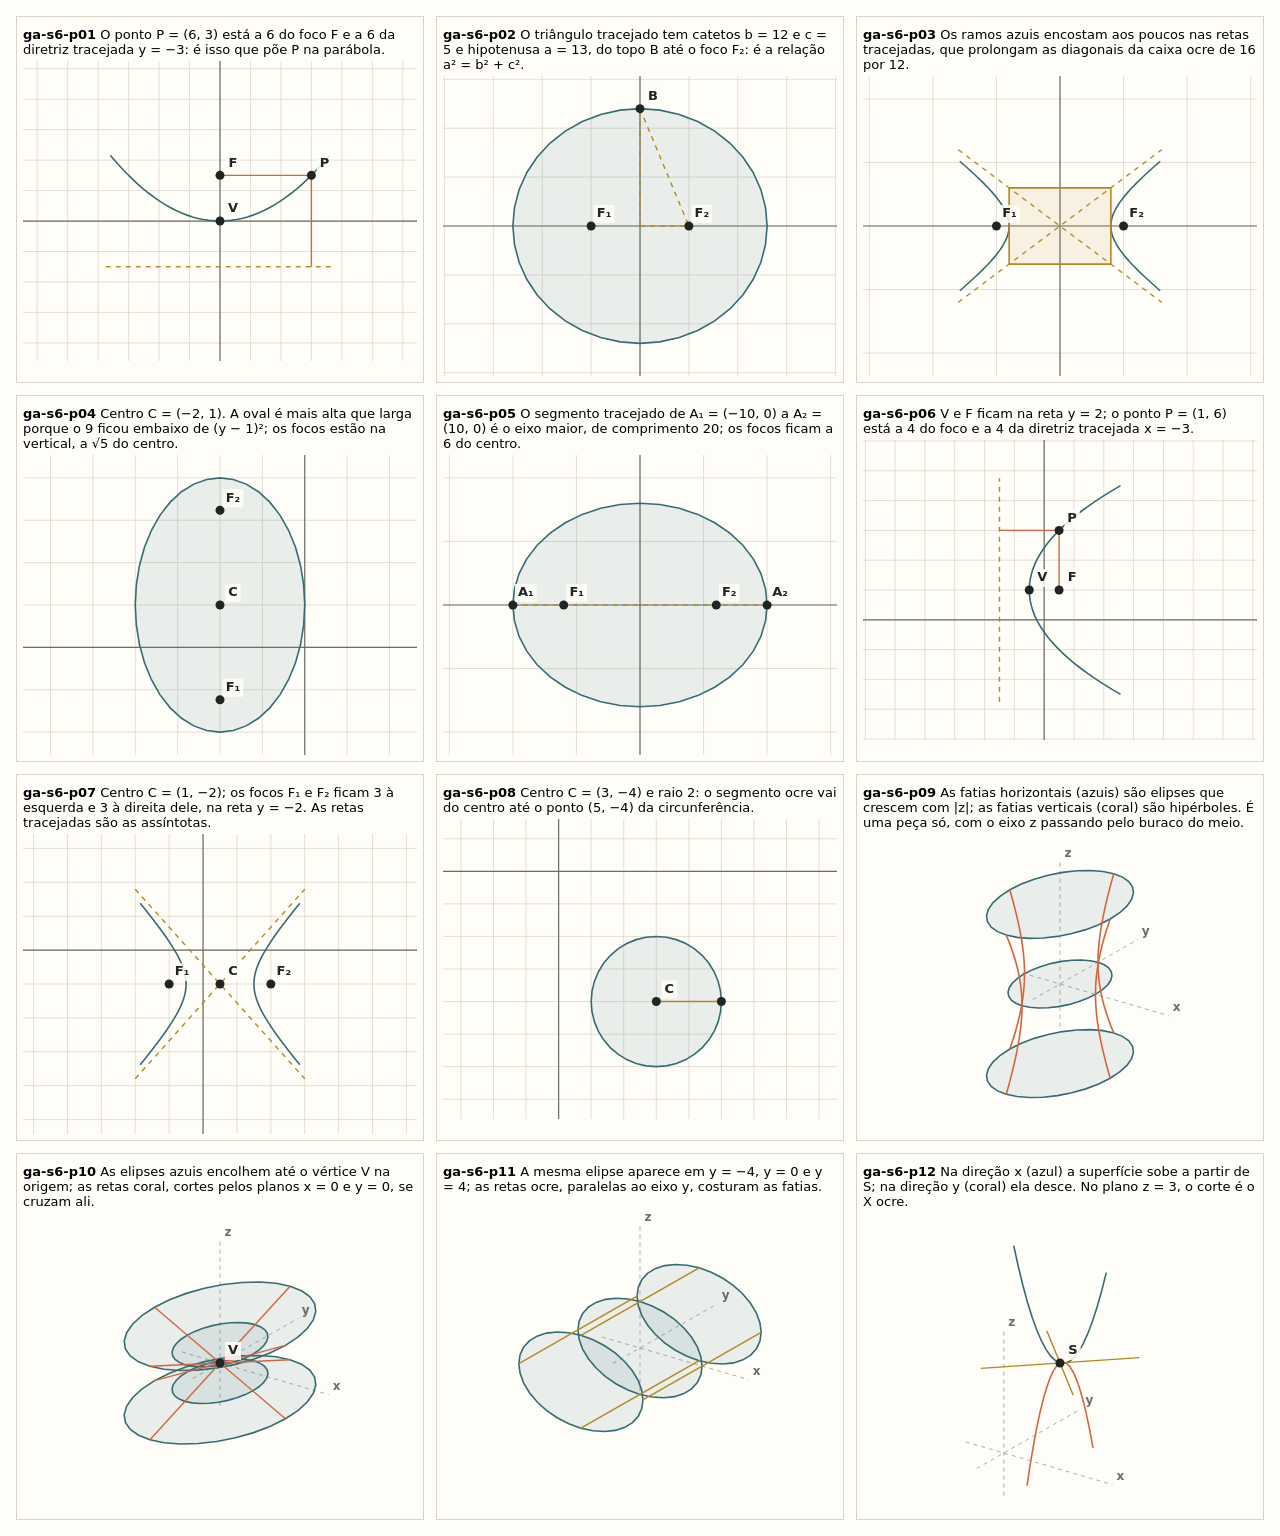
<file: source/_rascunho/rev_ga_s6_r2_figuras.html>
<!doctype html><html lang="pt-BR"><head><meta charset="utf-8"><title>Figuras s6</title>
<style>body{font-family:system-ui;background:#fffdf8;margin:16px}
.g{display:grid;grid-template-columns:repeat(3,1fr);gap:12px}
.c{border:1px solid #d9d2c5;padding:6px}canvas{width:100%;height:300px;display:block}
p{margin:4px 0;font-size:13px}</style></head><body><div class="g" id="g"></div>
<script>/* Desenho das figuras de Geometria em canvas: 2d (plano com grade) ou 3d (eixo z para cima, gira arrastando).
   Figura.montar(canvas, fig) -> { redesenhar(), vista(nome), trocar(novaFig) } */
(function (root) {
  'use strict';
  function cssVar(nome, padrao) {
    var v = getComputedStyle(document.body).getPropertyValue(nome);
    return (v && v.trim()) || padrao;
  }
  function cores() {
    return {
      1: cssVar('--blue', '#356b73'),
      2: cssVar('--coral', '#d4643f'),
      3: cssVar('--ocre', '#b5871f'),
      4: cssVar('--ink', '#20251f'),
      linha: cssVar('--line', '#d9d2c5'),
      eixo: cssVar('--muted', '#6a6f67'),
    };
  }
  function p3(c) { return [c[0], c[1], c.length > 2 ? c[2] : 0]; }

  function montar(canvas, figInicial) {
    var fig, modo, centro, raio;
    var yaw = -0.62, pitch = 0.42;
    var ctx = canvas.getContext('2d');

    function prepara(f) {
      fig = f || { itens: [] };
      modo = fig.modo === '2d' ? '2d' : '3d';
      var pts = [[0, 0, 0]];
      (fig.itens || []).forEach(function (it) {
        if (it.de) pts.push(p3(it.de));
        if (it.ate) pts.push(p3(it.ate));
        if (it.em) pts.push(p3(it.em));
        if (it.pts) it.pts.forEach(function (q) { pts.push(p3(q)); });
      });
      var mn = [Infinity, Infinity, Infinity], mx = [-Infinity, -Infinity, -Infinity];
      pts.forEach(function (q) { for (var i = 0; i < 3; i++) { mn[i] = Math.min(mn[i], q[i]); mx[i] = Math.max(mx[i], q[i]); } });
      for (var i = 0; i < 3; i++) { if (mx[i] - mn[i] < 1) { mx[i] += 0.5; mn[i] -= 0.5; } }
      centro = [(mn[0] + mx[0]) / 2, (mn[1] + mx[1]) / 2, modo === '2d' ? 0 : (mn[2] + mx[2]) / 2];
      raio = 0;
      pts.forEach(function (q) {
        var dx = q[0] - centro[0], dy = q[1] - centro[1], dz = modo === '2d' ? 0 : q[2] - centro[2];
        raio = Math.max(raio, Math.sqrt(dx * dx + dy * dy + dz * dz));
      });
      if (raio < 1) raio = 1;
      canvas.style.cursor = modo === '3d' ? 'grab' : 'default';
      canvas.style.touchAction = modo === '3d' ? 'none' : 'auto';
    }

    function proj(q, W, H, esc) {
      var x = q[0] - centro[0], y = q[1] - centro[1], z = q[2] - centro[2];
      if (modo === '2d') return [W / 2 + x * esc, H / 2 - y * esc];
      var X = x * Math.cos(yaw) - y * Math.sin(yaw);
      var Y = x * Math.sin(yaw) + y * Math.cos(yaw);
      var Z2 = z * Math.cos(pitch) + Y * Math.sin(pitch);
      return [W / 2 + X * esc, H / 2 - Z2 * esc];
    }
    function seta(a, b, cor, largura) {
      ctx.strokeStyle = cor; ctx.fillStyle = cor; ctx.lineWidth = largura; ctx.lineCap = 'round';
      var ang = Math.atan2(b[1] - a[1], b[0] - a[0]), len = Math.hypot(b[0] - a[0], b[1] - a[1]);
      var h = Math.min(13, len * 0.45);
      var fimX = b[0] - Math.cos(ang) * h * 0.6, fimY = b[1] - Math.sin(ang) * h * 0.6;
      ctx.beginPath(); ctx.moveTo(a[0], a[1]); ctx.lineTo(fimX, fimY); ctx.stroke();
      if (len < 2) return;
      ctx.beginPath();
      ctx.moveTo(b[0], b[1]);
      ctx.lineTo(b[0] - h * Math.cos(ang - 0.42), b[1] - h * Math.sin(ang - 0.42));
      ctx.lineTo(b[0] - h * Math.cos(ang + 0.42), b[1] - h * Math.sin(ang + 0.42));
      ctx.closePath(); ctx.fill();
    }
    function rotulo(txt, x, y, cor, vetor) {
      if (!txt) return;
      ctx.font = '600 13px ' + cssVar('--font-body', 'system-ui');
      ctx.textAlign = 'center'; ctx.textBaseline = 'middle';
      var w = ctx.measureText(txt).width;
      ctx.save();
      ctx.fillStyle = cssVar('--white', '#fffdf8'); ctx.globalAlpha = 0.85;
      ctx.fillRect(x - w / 2 - 3, y - (vetor ? 15 : 9), w + 6, vetor ? 24 : 18);
      ctx.restore();
      ctx.fillStyle = cor;
      ctx.fillText(txt, x, y);
      if (vetor) {
        ctx.strokeStyle = cor; ctx.lineWidth = 1.2;
        ctx.beginPath(); ctx.moveTo(x - w / 2, y - 10); ctx.lineTo(x + w / 2, y - 10); ctx.stroke();
        ctx.beginPath(); ctx.moveTo(x + w / 2, y - 10); ctx.lineTo(x + w / 2 - 4, y - 13); ctx.moveTo(x + w / 2, y - 10); ctx.lineTo(x + w / 2 - 4, y - 7); ctx.stroke();
      }
    }

    function desenhar() {
      if (!canvas.isConnected) return;
      var dpr = window.devicePixelRatio || 1;
      var W = canvas.clientWidth || 480, H = canvas.clientHeight || 340;
      if (canvas.width !== Math.round(W * dpr) || canvas.height !== Math.round(H * dpr)) {
        canvas.width = Math.round(W * dpr); canvas.height = Math.round(H * dpr);
      }
      ctx.setTransform(dpr, 0, 0, dpr, 0, 0);
      ctx.clearRect(0, 0, W, H);
      var C = cores();
      var esc = Math.min(W, H) / 2 / (raio * 1.18);

      if (modo === '2d') {
        var passo = 1, alcance = Math.max(W, H) / esc;
        if (alcance > 60) passo = 10; else if (alcance > 30) passo = 5; else if (alcance > 16) passo = 2;
        ctx.strokeStyle = C.linha; ctx.lineWidth = 1; ctx.globalAlpha = 0.7;
        var x0 = Math.floor((centro[0] - W / 2 / esc) / passo) * passo, x1 = centro[0] + W / 2 / esc;
        for (var gx = x0; gx <= x1; gx += passo) { var a = proj([gx, 0, 0], W, H, esc); ctx.beginPath(); ctx.moveTo(a[0], 0); ctx.lineTo(a[0], H); ctx.stroke(); }
        var y0 = Math.floor((centro[1] - H / 2 / esc) / passo) * passo, y1 = centro[1] + H / 2 / esc;
        for (var gy = y0; gy <= y1; gy += passo) { var b = proj([0, gy, 0], W, H, esc); ctx.beginPath(); ctx.moveTo(0, b[1]); ctx.lineTo(W, b[1]); ctx.stroke(); }
        ctx.globalAlpha = 1;
        var o = proj([0, 0, 0], W, H, esc);
        ctx.strokeStyle = C.eixo; ctx.lineWidth = 1.2;
        ctx.beginPath(); ctx.moveTo(0, o[1]); ctx.lineTo(W, o[1]); ctx.moveTo(o[0], 0); ctx.lineTo(o[0], H); ctx.stroke();
      } else {
        var L = raio * 1.05;
        [[[L, 0, 0], 'x'], [[0, L, 0], 'y'], [[0, 0, L], 'z']].forEach(function (e) {
          var neg = proj([-e[0][0] * 0.35, -e[0][1] * 0.35, -e[0][2] * 0.35], W, H, esc);
          var pos = proj(e[0], W, H, esc);
          ctx.strokeStyle = C.eixo; ctx.lineWidth = 1; ctx.globalAlpha = 0.55;
          ctx.setLineDash([4, 4]);
          ctx.beginPath(); ctx.moveTo(neg[0], neg[1]); ctx.lineTo(pos[0], pos[1]); ctx.stroke();
          ctx.setLineDash([]); ctx.globalAlpha = 1;
          ctx.font = '600 12px ' + cssVar('--font-body', 'system-ui');
          ctx.fillStyle = C.eixo; ctx.textAlign = 'center'; ctx.textBaseline = 'middle';
          ctx.fillText(e[1], pos[0] + 8, pos[1] - 8);
        });
      }

      var ordem = { poligono: 0, segmento: 1, vetor: 2, ponto: 3 };
      (fig.itens || []).slice().sort(function (a, b) { return (ordem[a.tipo] || 0) - (ordem[b.tipo] || 0); }).forEach(function (it) {
        var cor = C[it.cor || (it.tipo === 'ponto' ? 4 : 1)] || C[1];
        if (it.tipo === 'poligono') {
          var ps = it.pts.map(function (q) { return proj(p3(q), W, H, esc); });
          ctx.beginPath(); ctx.moveTo(ps[0][0], ps[0][1]);
          for (var k = 1; k < ps.length; k++) ctx.lineTo(ps[k][0], ps[k][1]);
          if (!it.aberto) { ctx.closePath(); ctx.globalAlpha = 0.10; ctx.fillStyle = cor; ctx.fill(); ctx.globalAlpha = 1; }
          ctx.strokeStyle = cor; ctx.lineWidth = 1.6; ctx.stroke();
        } else if (it.tipo === 'segmento') {
          var a2 = proj(p3(it.de), W, H, esc), b2 = proj(p3(it.ate), W, H, esc);
          ctx.strokeStyle = it.cor ? cor : C.eixo; ctx.lineWidth = 1.4;
          if (it.tracejado) ctx.setLineDash([5, 5]);
          ctx.beginPath(); ctx.moveTo(a2[0], a2[1]); ctx.lineTo(b2[0], b2[1]); ctx.stroke();
          ctx.setLineDash([]);
        } else if (it.tipo === 'vetor') {
          var a3 = proj(p3(it.de), W, H, esc), b3 = proj(p3(it.ate), W, H, esc);
          seta(a3, b3, cor, 3);
          if (it.rot) {
            var dx = b3[0] - a3[0], dy = b3[1] - a3[1], len = Math.hypot(dx, dy) || 1;
            rotulo(it.rot, (a3[0] + b3[0]) / 2 - dy / len * 16, (a3[1] + b3[1]) / 2 + dx / len * 16, cor, true);
          }
        } else if (it.tipo === 'ponto') {
          var q = proj(p3(it.em), W, H, esc);
          ctx.fillStyle = cor; ctx.beginPath(); ctx.arc(q[0], q[1], 4.5, 0, Math.PI * 2); ctx.fill();
          if (it.rot) rotulo(it.rot, q[0] + 13, q[1] - 12, cor, false);
        }
      });
    }

    var arrasto = null;
    canvas.addEventListener('pointerdown', function (e) {
      if (modo !== '3d') return;
      arrasto = { x: e.clientX, y: e.clientY, yaw: yaw, pitch: pitch };
      try { canvas.setPointerCapture(e.pointerId); } catch (err) { /* sem captura */ }
      canvas.style.cursor = 'grabbing';
    });
    canvas.addEventListener('pointermove', function (e) {
      if (!arrasto) return;
      yaw = arrasto.yaw + (e.clientX - arrasto.x) * 0.011;
      pitch = Math.max(-1.45, Math.min(1.45, arrasto.pitch + (e.clientY - arrasto.y) * 0.011));
      desenhar();
    });
    function solta() { arrasto = null; if (modo === '3d') canvas.style.cursor = 'grab'; }
    canvas.addEventListener('pointerup', solta);
    canvas.addEventListener('pointercancel', solta);

    prepara(figInicial);
    desenhar();
    return {
      redesenhar: desenhar,
      trocar: function (f) { prepara(f); desenhar(); },
      vista: function (nome) {
        if (nome === 'frente') { yaw = 0; pitch = 0; }
        else if (nome === 'cima') { yaw = 0; pitch = 1.45; }
        else { yaw = -0.62; pitch = 0.42; }
        desenhar();
      },
      get modo() { return modo; },
      canvas: canvas,
    };
  }
  root.Figura = { montar: montar };
})(this);
</script>
<script>var F = [{"id": "ga-s6-p01", "fig": {"modo": "2d", "onde": "explicacao", "itens": [{"tipo": "poligono", "pts": [[-7.2, 4.32], [-6.84, 3.899], [-6.48, 3.499], [-6.12, 3.121], [-5.76, 2.765], [-5.4, 2.43], [-5.04, 2.117], [-4.68, 1.825], [-4.32, 1.555], [-3.96, 1.307], [-3.6, 1.08], [-3.24, 0.875], [-2.88, 0.691], [-2.52, 0.529], [-2.16, 0.389], [-1.8, 0.27], [-1.44, 0.173], [-1.08, 0.097], [-0.72, 0.043], [-0.36, 0.011], [0, 0], [0.36, 0.011], [0.72, 0.043], [1.08, 0.097], [1.44, 0.173], [1.8, 0.27], [2.16, 0.389], [2.52, 0.529], [2.88, 0.691], [3.24, 0.875], [3.6, 1.08], [3.96, 1.307], [4.32, 1.555], [4.68, 1.825], [5.04, 2.117], [5.4, 2.43], [5.76, 2.765], [6.12, 3.121], [6.48, 3.499], [6.84, 3.899], [7.2, 4.32]], "cor": 1, "aberto": true}, {"tipo": "segmento", "de": [-7.5, -3], "ate": [7.5, -3], "cor": 3, "tracejado": true}, {"tipo": "ponto", "em": [0, 0], "rot": "V"}, {"tipo": "ponto", "em": [0, 3], "rot": "F"}, {"tipo": "ponto", "em": [6, 3], "rot": "P"}, {"tipo": "segmento", "de": [6, 3], "ate": [0, 3], "cor": 2}, {"tipo": "segmento", "de": [6, 3], "ate": [6, -3], "cor": 2}], "legenda": "O ponto P = (6, 3) está a 6 do foco F e a 6 da diretriz tracejada y = −3: é isso que põe P na parábola."}}, {"id": "ga-s6-p02", "fig": {"modo": "2d", "onde": "explicacao", "itens": [{"tipo": "poligono", "pts": [[13, 0], [12.84, 1.877], [12.364, 3.708], [11.583, 5.448], [10.517, 7.053], [9.192, 8.485], [7.641, 9.708], [5.902, 10.692], [4.017, 11.413], [2.034, 11.852], [0, 12], [-2.034, 11.852], [-4.017, 11.413], [-5.902, 10.692], [-7.641, 9.708], [-9.192, 8.485], [-10.517, 7.053], [-11.583, 5.448], [-12.364, 3.708], [-12.84, 1.877], [-13, 0], [-12.84, -1.877], [-12.364, -3.708], [-11.583, -5.448], [-10.517, -7.053], [-9.192, -8.485], [-7.641, -9.708], [-5.902, -10.692], [-4.017, -11.413], [-2.034, -11.852], [0, -12], [2.034, -11.852], [4.017, -11.413], [5.902, -10.692], [7.641, -9.708], [9.192, -8.485], [10.517, -7.053], [11.583, -5.448], [12.364, -3.708], [12.84, -1.877]], "cor": 1}, {"tipo": "ponto", "em": [-5, 0], "rot": "F₁"}, {"tipo": "ponto", "em": [5, 0], "rot": "F₂"}, {"tipo": "ponto", "em": [0, 12], "rot": "B"}, {"tipo": "segmento", "de": [0, 0], "ate": [0, 12], "cor": 3, "tracejado": true}, {"tipo": "segmento", "de": [0, 0], "ate": [5, 0], "cor": 3, "tracejado": true}, {"tipo": "segmento", "de": [0, 12], "ate": [5, 0], "cor": 3, "tracejado": true}], "legenda": "O triângulo tracejado tem catetos b = 12 e c = 5 e hipotenusa a = 13, do topo B até o foco F₂: é a relação a² = b² + c²."}}, {"id": "ga-s6-p03", "fig": {"modo": "2d", "onde": "explicacao", "itens": [{"tipo": "poligono", "pts": [[15.767, -10.19], [14.917, -9.443], [14.129, -8.735], [13.402, -8.064], [12.731, -7.427], [12.113, -6.822], [11.547, -6.245], [11.03, -5.695], [10.56, -5.169], [10.134, -4.665], [9.75, -4.18], [9.408, -3.714], [9.106, -3.263], [8.842, -2.825], [8.616, -2.4], [8.426, -1.985], [8.272, -1.578], [8.153, -1.177], [8.068, -0.782], [8.017, -0.39], [8, 0], [8.017, 0.39], [8.068, 0.782], [8.153, 1.177], [8.272, 1.578], [8.426, 1.985], [8.616, 2.4], [8.842, 2.825], [9.106, 3.263], [9.408, 3.714], [9.75, 4.18], [10.134, 4.665], [10.56, 5.169], [11.03, 5.695], [11.547, 6.245], [12.113, 6.822], [12.731, 7.427], [13.402, 8.064], [14.129, 8.735], [14.917, 9.443], [15.767, 10.19]], "cor": 1, "aberto": true}, {"tipo": "poligono", "pts": [[-15.767, -10.19], [-14.917, -9.443], [-14.129, -8.735], [-13.402, -8.064], [-12.731, -7.427], [-12.113, -6.822], [-11.547, -6.245], [-11.03, -5.695], [-10.56, -5.169], [-10.134, -4.665], [-9.75, -4.18], [-9.408, -3.714], [-9.106, -3.263], [-8.842, -2.825], [-8.616, -2.4], [-8.426, -1.985], [-8.272, -1.578], [-8.153, -1.177], [-8.068, -0.782], [-8.017, -0.39], [-8, 0], [-8.017, 0.39], [-8.068, 0.782], [-8.153, 1.177], [-8.272, 1.578], [-8.426, 1.985], [-8.616, 2.4], [-8.842, 2.825], [-9.106, 3.263], [-9.408, 3.714], [-9.75, 4.18], [-10.134, 4.665], [-10.56, 5.169], [-11.03, 5.695], [-11.547, 6.245], [-12.113, 6.822], [-12.731, 7.427], [-13.402, 8.064], [-14.129, 8.735], [-14.917, 9.443], [-15.767, 10.19]], "cor": 1, "aberto": true}, {"tipo": "poligono", "pts": [[8, 6], [-8, 6], [-8, -6], [8, -6]], "cor": 3}, {"tipo": "segmento", "de": [-16, -12], "ate": [16, 12], "cor": 3, "tracejado": true}, {"tipo": "segmento", "de": [-16, 12], "ate": [16, -12], "cor": 3, "tracejado": true}, {"tipo": "ponto", "em": [-10, 0], "rot": "F₁"}, {"tipo": "ponto", "em": [10, 0], "rot": "F₂"}], "legenda": "Os ramos azuis encostam aos poucos nas retas tracejadas, que prolongam as diagonais da caixa ocre de 16 por 12."}}, {"id": "ga-s6-p04", "fig": {"modo": "2d", "onde": "explicacao", "itens": [{"tipo": "poligono", "pts": [[0, 1], [-0.025, 1.469], [-0.098, 1.927], [-0.218, 2.362], [-0.382, 2.763], [-0.586, 3.121], [-0.824, 3.427], [-1.092, 3.673], [-1.382, 3.853], [-1.687, 3.963], [-2, 4], [-2.313, 3.963], [-2.618, 3.853], [-2.908, 3.673], [-3.176, 3.427], [-3.414, 3.121], [-3.618, 2.763], [-3.782, 2.362], [-3.902, 1.927], [-3.975, 1.469], [-4, 1], [-3.975, 0.531], [-3.902, 0.073], [-3.782, -0.362], [-3.618, -0.763], [-3.414, -1.121], [-3.176, -1.427], [-2.908, -1.673], [-2.618, -1.853], [-2.313, -1.963], [-2, -2], [-1.687, -1.963], [-1.382, -1.853], [-1.092, -1.673], [-0.824, -1.427], [-0.586, -1.121], [-0.382, -0.763], [-0.218, -0.362], [-0.098, 0.073], [-0.025, 0.531]], "cor": 1}, {"tipo": "ponto", "em": [-2, 1], "rot": "C"}, {"tipo": "ponto", "em": [-2, -1.236], "rot": "F₁"}, {"tipo": "ponto", "em": [-2, 3.236], "rot": "F₂"}], "legenda": "Centro C = (−2, 1). A oval é mais alta que larga porque o 9 ficou embaixo de (y − 1)²; os focos estão na vertical, a √5 do centro."}}, {"id": "ga-s6-p05", "fig": {"modo": "2d", "onde": "explicacao", "itens": [{"tipo": "poligono", "pts": [[10, 0], [9.877, 1.251], [9.511, 2.472], [8.91, 3.632], [8.09, 4.702], [7.071, 5.657], [5.878, 6.472], [4.54, 7.128], [3.09, 7.608], [1.564, 7.902], [0, 8], [-1.564, 7.902], [-3.09, 7.608], [-4.54, 7.128], [-5.878, 6.472], [-7.071, 5.657], [-8.09, 4.702], [-8.91, 3.632], [-9.511, 2.472], [-9.877, 1.251], [-10, 0], [-9.877, -1.251], [-9.511, -2.472], [-8.91, -3.632], [-8.09, -4.702], [-7.071, -5.657], [-5.878, -6.472], [-4.54, -7.128], [-3.09, -7.608], [-1.564, -7.902], [0, -8], [1.564, -7.902], [3.09, -7.608], [4.54, -7.128], [5.878, -6.472], [7.071, -5.657], [8.09, -4.702], [8.91, -3.632], [9.511, -2.472], [9.877, -1.251]], "cor": 1}, {"tipo": "segmento", "de": [-10, 0], "ate": [10, 0], "cor": 3, "tracejado": true}, {"tipo": "ponto", "em": [-10, 0], "rot": "A₁"}, {"tipo": "ponto", "em": [10, 0], "rot": "A₂"}, {"tipo": "ponto", "em": [-6, 0], "rot": "F₁"}, {"tipo": "ponto", "em": [6, 0], "rot": "F₂"}], "legenda": "O segmento tracejado de A₁ = (−10, 0) a A₂ = (10, 0) é o eixo maior, de comprimento 20; os focos ficam a 6 do centro."}}, {"id": "ga-s6-p06", "fig": {"modo": "2d", "onde": "explicacao", "itens": [{"tipo": "poligono", "pts": [[5.125, -5], [4.528, -4.65], [3.961, -4.3], [3.425, -3.95], [2.92, -3.6], [2.445, -3.25], [2.001, -2.9], [1.588, -2.55], [1.205, -2.2], [0.853, -1.85], [0.531, -1.5], [0.24, -1.15], [-0.02, -0.8], [-0.25, -0.45], [-0.449, -0.1], [-0.617, 0.25], [-0.755, 0.6], [-0.862, 0.95], [-0.939, 1.3], [-0.985, 1.65], [-1, 2], [-0.985, 2.35], [-0.939, 2.7], [-0.862, 3.05], [-0.755, 3.4], [-0.617, 3.75], [-0.449, 4.1], [-0.25, 4.45], [-0.02, 4.8], [0.24, 5.15], [0.531, 5.5], [0.853, 5.85], [1.205, 6.2], [1.588, 6.55], [2.001, 6.9], [2.445, 7.25], [2.92, 7.6], [3.425, 7.95], [3.961, 8.3], [4.528, 8.65], [5.125, 9]], "cor": 1, "aberto": true}, {"tipo": "segmento", "de": [-3, -5.5], "ate": [-3, 9.5], "cor": 3, "tracejado": true}, {"tipo": "ponto", "em": [-1, 2], "rot": "V"}, {"tipo": "ponto", "em": [1, 2], "rot": "F"}, {"tipo": "ponto", "em": [1, 6], "rot": "P"}, {"tipo": "segmento", "de": [1, 6], "ate": [1, 2], "cor": 2}, {"tipo": "segmento", "de": [1, 6], "ate": [-3, 6], "cor": 2}], "legenda": "V e F ficam na reta y = 2; o ponto P = (1, 6) está a 4 do foco e a 4 da diretriz tracejada x = −3."}}, {"id": "ga-s6-p07", "fig": {"modo": "2d", "onde": "explicacao", "itens": [{"tipo": "poligono", "pts": [[5.705, -6.761], [5.398, -6.38], [5.117, -6.023], [4.858, -5.689], [4.621, -5.375], [4.405, -5.081], [4.208, -4.804], [4.028, -4.542], [3.866, -4.295], [3.72, -4.061], [3.589, -3.839], [3.473, -3.627], [3.371, -3.424], [3.282, -3.229], [3.206, -3.041], [3.142, -2.858], [3.091, -2.681], [3.051, -2.507], [3.023, -2.337], [3.006, -2.168], [3, -2], [3.006, -1.832], [3.023, -1.663], [3.051, -1.493], [3.091, -1.319], [3.142, -1.142], [3.206, -0.959], [3.282, -0.771], [3.371, -0.576], [3.473, -0.373], [3.589, -0.161], [3.72, 0.061], [3.866, 0.295], [4.028, 0.542], [4.208, 0.804], [4.405, 1.081], [4.621, 1.375], [4.858, 1.689], [5.117, 2.023], [5.398, 2.38], [5.705, 2.761]], "cor": 1, "aberto": true}, {"tipo": "poligono", "pts": [[-3.705, -6.761], [-3.398, -6.38], [-3.117, -6.023], [-2.858, -5.689], [-2.621, -5.375], [-2.405, -5.081], [-2.208, -4.804], [-2.028, -4.542], [-1.866, -4.295], [-1.72, -4.061], [-1.589, -3.839], [-1.473, -3.627], [-1.371, -3.424], [-1.282, -3.229], [-1.206, -3.041], [-1.142, -2.858], [-1.091, -2.681], [-1.051, -2.507], [-1.023, -2.337], [-1.006, -2.168], [-1, -2], [-1.006, -1.832], [-1.023, -1.663], [-1.051, -1.493], [-1.091, -1.319], [-1.142, -1.142], [-1.206, -0.959], [-1.282, -0.771], [-1.371, -0.576], [-1.473, -0.373], [-1.589, -0.161], [-1.72, 0.061], [-1.866, 0.295], [-2.028, 0.542], [-2.208, 0.804], [-2.405, 1.081], [-2.621, 1.375], [-2.858, 1.689], [-3.117, 2.023], [-3.398, 2.38], [-3.705, 2.761]], "cor": 1, "aberto": true}, {"tipo": "segmento", "de": [-4, -7.59], "ate": [6, 3.59], "cor": 3, "tracejado": true}, {"tipo": "segmento", "de": [-4, 3.59], "ate": [6, -7.59], "cor": 3, "tracejado": true}, {"tipo": "ponto", "em": [1, -2], "rot": "C"}, {"tipo": "ponto", "em": [-2, -2], "rot": "F₁"}, {"tipo": "ponto", "em": [4, -2], "rot": "F₂"}], "legenda": "Centro C = (1, −2); os focos F₁ e F₂ ficam 3 à esquerda e 3 à direita dele, na reta y = −2. As retas tracejadas são as assíntotas."}}, {"id": "ga-s6-p08", "fig": {"modo": "2d", "onde": "explicacao", "itens": [{"tipo": "poligono", "pts": [[5, -4], [4.975, -3.687], [4.902, -3.382], [4.782, -3.092], [4.618, -2.824], [4.414, -2.586], [4.176, -2.382], [3.908, -2.218], [3.618, -2.098], [3.313, -2.025], [3, -2], [2.687, -2.025], [2.382, -2.098], [2.092, -2.218], [1.824, -2.382], [1.586, -2.586], [1.382, -2.824], [1.218, -3.092], [1.098, -3.382], [1.025, -3.687], [1, -4], [1.025, -4.313], [1.098, -4.618], [1.218, -4.908], [1.382, -5.176], [1.586, -5.414], [1.824, -5.618], [2.092, -5.782], [2.382, -5.902], [2.687, -5.975], [3, -6], [3.313, -5.975], [3.618, -5.902], [3.908, -5.782], [4.176, -5.618], [4.414, -5.414], [4.618, -5.176], [4.782, -4.908], [4.902, -4.618], [4.975, -4.313]], "cor": 1}, {"tipo": "ponto", "em": [3, -4], "rot": "C"}, {"tipo": "ponto", "em": [5, -4], "rot": ""}, {"tipo": "segmento", "de": [3, -4], "ate": [5, -4], "cor": 3}], "legenda": "Centro C = (3, −4) e raio 2: o segmento ocre vai do centro até o ponto (5, −4) da circunferência."}}, {"id": "ga-s6-p09", "fig": {"modo": "3d", "onde": "explicacao", "itens": [{"tipo": "poligono", "pts": [[2, 0, 0], [1.962, 0.585, 0], [1.848, 1.148, 0], [1.663, 1.667, 0], [1.414, 2.121, 0], [1.111, 2.494, 0], [0.765, 2.772, 0], [0.39, 2.942, 0], [0, 3, 0], [-0.39, 2.942, 0], [-0.765, 2.772, 0], [-1.111, 2.494, 0], [-1.414, 2.121, 0], [-1.663, 1.667, 0], [-1.848, 1.148, 0], [-1.962, 0.585, 0], [-2, 0, 0], [-1.962, -0.585, 0], [-1.848, -1.148, 0], [-1.663, -1.667, 0], [-1.414, -2.121, 0], [-1.111, -2.494, 0], [-0.765, -2.772, 0], [-0.39, -2.942, 0], [0, -3, 0], [0.39, -2.942, 0], [0.765, -2.772, 0], [1.111, -2.494, 0], [1.414, -2.121, 0], [1.663, -1.667, 0], [1.848, -1.148, 0], [1.962, -0.585, 0]], "cor": 1}, {"tipo": "poligono", "pts": [[2.828, 0, 4], [2.774, 0.828, 4], [2.613, 1.624, 4], [2.352, 2.357, 4], [2, 3, 4], [1.571, 3.528, 4], [1.082, 3.92, 4], [0.552, 4.161, 4], [0, 4.243, 4], [-0.552, 4.161, 4], [-1.082, 3.92, 4], [-1.571, 3.528, 4], [-2, 3, 4], [-2.352, 2.357, 4], [-2.613, 1.624, 4], [-2.774, 0.828, 4], [-2.828, 0, 4], [-2.774, -0.828, 4], [-2.613, -1.624, 4], [-2.352, -2.357, 4], [-2, -3, 4], [-1.571, -3.528, 4], [-1.082, -3.92, 4], [-0.552, -4.161, 4], [0, -4.243, 4], [0.552, -4.161, 4], [1.082, -3.92, 4], [1.571, -3.528, 4], [2, -3, 4], [2.352, -2.357, 4], [2.613, -1.624, 4], [2.774, -0.828, 4]], "cor": 1}, {"tipo": "poligono", "pts": [[2.828, 0, -4], [2.774, 0.828, -4], [2.613, 1.624, -4], [2.352, 2.357, -4], [2, 3, -4], [1.571, 3.528, -4], [1.082, 3.92, -4], [0.552, 4.161, -4], [0, 4.243, -4], [-0.552, 4.161, -4], [-1.082, 3.92, -4], [-1.571, 3.528, -4], [-2, 3, -4], [-2.352, 2.357, -4], [-2.613, 1.624, -4], [-2.774, 0.828, -4], [-2.828, 0, -4], [-2.774, -0.828, -4], [-2.613, -1.624, -4], [-2.352, -2.357, -4], [-2, -3, -4], [-1.571, -3.528, -4], [-1.082, -3.92, -4], [-0.552, -4.161, -4], [0, -4.243, -4], [0.552, -4.161, -4], [1.082, -3.92, -4], [1.571, -3.528, -4], [2, -3, -4], [2.352, -2.357, -4], [2.613, -1.624, -4], [2.774, -0.828, -4]], "cor": 1}, {"tipo": "poligono", "pts": [[2.828, 0, -4], [2.663, 0, -3.516], [2.518, 0, -3.06], [2.393, 0, -2.627], [2.286, 0, -2.215], [2.197, 0, -1.82], [2.126, 0, -1.44], [2.07, 0, -1.07], [2.031, 0, -0.709], [2.008, 0, -0.353], [2, 0, 0], [2.008, 0, 0.353], [2.031, 0, 0.709], [2.07, 0, 1.07], [2.126, 0, 1.44], [2.197, 0, 1.82], [2.286, 0, 2.215], [2.393, 0, 2.627], [2.518, 0, 3.06], [2.663, 0, 3.516], [2.828, 0, 4]], "cor": 2, "aberto": true}, {"tipo": "poligono", "pts": [[-2.828, 0, -4], [-2.663, 0, -3.516], [-2.518, 0, -3.06], [-2.393, 0, -2.627], [-2.286, 0, -2.215], [-2.197, 0, -1.82], [-2.126, 0, -1.44], [-2.07, 0, -1.07], [-2.031, 0, -0.709], [-2.008, 0, -0.353], [-2, 0, 0], [-2.008, 0, 0.353], [-2.031, 0, 0.709], [-2.07, 0, 1.07], [-2.126, 0, 1.44], [-2.197, 0, 1.82], [-2.286, 0, 2.215], [-2.393, 0, 2.627], [-2.518, 0, 3.06], [-2.663, 0, 3.516], [-2.828, 0, 4]], "cor": 2, "aberto": true}, {"tipo": "poligono", "pts": [[0, 4.243, -4], [0, 3.994, -3.516], [0, 3.777, -3.06], [0, 3.589, -2.627], [0, 3.429, -2.215], [0, 3.296, -1.82], [0, 3.188, -1.44], [0, 3.105, -1.07], [0, 3.047, -0.709], [0, 3.012, -0.353], [0, 3, 0], [0, 3.012, 0.353], [0, 3.047, 0.709], [0, 3.105, 1.07], [0, 3.188, 1.44], [0, 3.296, 1.82], [0, 3.429, 2.215], [0, 3.589, 2.627], [0, 3.777, 3.06], [0, 3.994, 3.516], [0, 4.243, 4]], "cor": 2, "aberto": true}, {"tipo": "poligono", "pts": [[0, -4.243, -4], [0, -3.994, -3.516], [0, -3.777, -3.06], [0, -3.589, -2.627], [0, -3.429, -2.215], [0, -3.296, -1.82], [0, -3.188, -1.44], [0, -3.105, -1.07], [0, -3.047, -0.709], [0, -3.012, -0.353], [0, -3, 0], [0, -3.012, 0.353], [0, -3.047, 0.709], [0, -3.105, 1.07], [0, -3.188, 1.44], [0, -3.296, 1.82], [0, -3.429, 2.215], [0, -3.589, 2.627], [0, -3.777, 3.06], [0, -3.994, 3.516], [0, -4.243, 4]], "cor": 2, "aberto": true}], "legenda": "As fatias horizontais (azuis) são elipses que crescem com |z|; as fatias verticais (coral) são hipérboles. É uma peça só, com o eixo z passando pelo buraco do meio."}}, {"id": "ga-s6-p10", "fig": {"modo": "3d", "onde": "explicacao", "itens": [{"tipo": "poligono", "pts": [[4, 0, 2], [3.923, 1.171, 2], [3.696, 2.296, 2], [3.326, 3.333, 2], [2.828, 4.243, 2], [2.222, 4.989, 2], [1.531, 5.543, 2], [0.78, 5.885, 2], [0, 6, 2], [-0.78, 5.885, 2], [-1.531, 5.543, 2], [-2.222, 4.989, 2], [-2.828, 4.243, 2], [-3.326, 3.333, 2], [-3.696, 2.296, 2], [-3.923, 1.171, 2], [-4, 0, 2], [-3.923, -1.171, 2], [-3.696, -2.296, 2], [-3.326, -3.333, 2], [-2.828, -4.243, 2], [-2.222, -4.989, 2], [-1.531, -5.543, 2], [-0.78, -5.885, 2], [0, -6, 2], [0.78, -5.885, 2], [1.531, -5.543, 2], [2.222, -4.989, 2], [2.828, -4.243, 2], [3.326, -3.333, 2], [3.696, -2.296, 2], [3.923, -1.171, 2]], "cor": 1}, {"tipo": "poligono", "pts": [[2, 0, 1], [1.962, 0.585, 1], [1.848, 1.148, 1], [1.663, 1.667, 1], [1.414, 2.121, 1], [1.111, 2.494, 1], [0.765, 2.772, 1], [0.39, 2.942, 1], [0, 3, 1], [-0.39, 2.942, 1], [-0.765, 2.772, 1], [-1.111, 2.494, 1], [-1.414, 2.121, 1], [-1.663, 1.667, 1], [-1.848, 1.148, 1], [-1.962, 0.585, 1], [-2, 0, 1], [-1.962, -0.585, 1], [-1.848, -1.148, 1], [-1.663, -1.667, 1], [-1.414, -2.121, 1], [-1.111, -2.494, 1], [-0.765, -2.772, 1], [-0.39, -2.942, 1], [0, -3, 1], [0.39, -2.942, 1], [0.765, -2.772, 1], [1.111, -2.494, 1], [1.414, -2.121, 1], [1.663, -1.667, 1], [1.848, -1.148, 1], [1.962, -0.585, 1]], "cor": 1}, {"tipo": "poligono", "pts": [[2, 0, -1], [1.962, 0.585, -1], [1.848, 1.148, -1], [1.663, 1.667, -1], [1.414, 2.121, -1], [1.111, 2.494, -1], [0.765, 2.772, -1], [0.39, 2.942, -1], [0, 3, -1], [-0.39, 2.942, -1], [-0.765, 2.772, -1], [-1.111, 2.494, -1], [-1.414, 2.121, -1], [-1.663, 1.667, -1], [-1.848, 1.148, -1], [-1.962, 0.585, -1], [-2, 0, -1], [-1.962, -0.585, -1], [-1.848, -1.148, -1], [-1.663, -1.667, -1], [-1.414, -2.121, -1], [-1.111, -2.494, -1], [-0.765, -2.772, -1], [-0.39, -2.942, -1], [0, -3, -1], [0.39, -2.942, -1], [0.765, -2.772, -1], [1.111, -2.494, -1], [1.414, -2.121, -1], [1.663, -1.667, -1], [1.848, -1.148, -1], [1.962, -0.585, -1]], "cor": 1}, {"tipo": "poligono", "pts": [[4, 0, -2], [3.923, 1.171, -2], [3.696, 2.296, -2], [3.326, 3.333, -2], [2.828, 4.243, -2], [2.222, 4.989, -2], [1.531, 5.543, -2], [0.78, 5.885, -2], [0, 6, -2], [-0.78, 5.885, -2], [-1.531, 5.543, -2], [-2.222, 4.989, -2], [-2.828, 4.243, -2], [-3.326, 3.333, -2], [-3.696, 2.296, -2], [-3.923, 1.171, -2], [-4, 0, -2], [-3.923, -1.171, -2], [-3.696, -2.296, -2], [-3.326, -3.333, -2], [-2.828, -4.243, -2], [-2.222, -4.989, -2], [-1.531, -5.543, -2], [-0.78, -5.885, -2], [0, -6, -2], [0.78, -5.885, -2], [1.531, -5.543, -2], [2.222, -4.989, -2], [2.828, -4.243, -2], [3.326, -3.333, -2], [3.696, -2.296, -2], [3.923, -1.171, -2]], "cor": 1}, {"tipo": "segmento", "de": [0, -6, -2], "ate": [0, 6, 2], "cor": 2}, {"tipo": "segmento", "de": [0, 6, -2], "ate": [0, -6, 2], "cor": 2}, {"tipo": "segmento", "de": [-4, 0, -2], "ate": [4, 0, 2], "cor": 2}, {"tipo": "segmento", "de": [4, 0, -2], "ate": [-4, 0, 2], "cor": 2}, {"tipo": "ponto", "em": [0, 0, 0], "rot": "V"}], "legenda": "As elipses azuis encolhem até o vértice V na origem; as retas coral, cortes pelos planos x = 0 e y = 0, se cruzam ali."}}, {"id": "ga-s6-p11", "fig": {"modo": "3d", "onde": "explicacao", "itens": [{"tipo": "poligono", "pts": [[3, -4, 0], [2.942, -4, 0.39], [2.772, -4, 0.765], [2.494, -4, 1.111], [2.121, -4, 1.414], [1.667, -4, 1.663], [1.148, -4, 1.848], [0.585, -4, 1.962], [0, -4, 2], [-0.585, -4, 1.962], [-1.148, -4, 1.848], [-1.667, -4, 1.663], [-2.121, -4, 1.414], [-2.494, -4, 1.111], [-2.772, -4, 0.765], [-2.942, -4, 0.39], [-3, -4, 0], [-2.942, -4, -0.39], [-2.772, -4, -0.765], [-2.494, -4, -1.111], [-2.121, -4, -1.414], [-1.667, -4, -1.663], [-1.148, -4, -1.848], [-0.585, -4, -1.962], [0, -4, -2], [0.585, -4, -1.962], [1.148, -4, -1.848], [1.667, -4, -1.663], [2.121, -4, -1.414], [2.494, -4, -1.111], [2.772, -4, -0.765], [2.942, -4, -0.39]], "cor": 1}, {"tipo": "poligono", "pts": [[3, 0, 0], [2.942, 0, 0.39], [2.772, 0, 0.765], [2.494, 0, 1.111], [2.121, 0, 1.414], [1.667, 0, 1.663], [1.148, 0, 1.848], [0.585, 0, 1.962], [0, 0, 2], [-0.585, 0, 1.962], [-1.148, 0, 1.848], [-1.667, 0, 1.663], [-2.121, 0, 1.414], [-2.494, 0, 1.111], [-2.772, 0, 0.765], [-2.942, 0, 0.39], [-3, 0, 0], [-2.942, 0, -0.39], [-2.772, 0, -0.765], [-2.494, 0, -1.111], [-2.121, 0, -1.414], [-1.667, 0, -1.663], [-1.148, 0, -1.848], [-0.585, 0, -1.962], [0, 0, -2], [0.585, 0, -1.962], [1.148, 0, -1.848], [1.667, 0, -1.663], [2.121, 0, -1.414], [2.494, 0, -1.111], [2.772, 0, -0.765], [2.942, 0, -0.39]], "cor": 1}, {"tipo": "poligono", "pts": [[3, 4, 0], [2.942, 4, 0.39], [2.772, 4, 0.765], [2.494, 4, 1.111], [2.121, 4, 1.414], [1.667, 4, 1.663], [1.148, 4, 1.848], [0.585, 4, 1.962], [0, 4, 2], [-0.585, 4, 1.962], [-1.148, 4, 1.848], [-1.667, 4, 1.663], [-2.121, 4, 1.414], [-2.494, 4, 1.111], [-2.772, 4, 0.765], [-2.942, 4, 0.39], [-3, 4, 0], [-2.942, 4, -0.39], [-2.772, 4, -0.765], [-2.494, 4, -1.111], [-2.121, 4, -1.414], [-1.667, 4, -1.663], [-1.148, 4, -1.848], [-0.585, 4, -1.962], [0, 4, -2], [0.585, 4, -1.962], [1.148, 4, -1.848], [1.667, 4, -1.663], [2.121, 4, -1.414], [2.494, 4, -1.111], [2.772, 4, -0.765], [2.942, 4, -0.39]], "cor": 1}, {"tipo": "segmento", "de": [3, -4, 0], "ate": [3, 4, 0], "cor": 3}, {"tipo": "segmento", "de": [-3, -4, 0], "ate": [-3, 4, 0], "cor": 3}, {"tipo": "segmento", "de": [0, -4, 2], "ate": [0, 4, 2], "cor": 3}, {"tipo": "segmento", "de": [0, -4, -2], "ate": [0, 4, -2], "cor": 3}], "legenda": "A mesma elipse aparece em y = −4, y = 0 e y = 4; as retas ocre, paralelas ao eixo y, costuram as fatias."}}, {"id": "ga-s6-p12", "fig": {"modo": "3d", "onde": "explicacao", "itens": [{"tipo": "poligono", "pts": [[-1, 2, 7], [-0.8, 2, 6.24], [-0.6, 2, 5.56], [-0.4, 2, 4.96], [-0.2, 2, 4.44], [0, 2, 4], [0.2, 2, 3.64], [0.4, 2, 3.36], [0.6, 2, 3.16], [0.8, 2, 3.04], [1, 2, 3], [1.2, 2, 3.04], [1.4, 2, 3.16], [1.6, 2, 3.36], [1.8, 2, 3.64], [2, 2, 4], [2.2, 2, 4.44], [2.4, 2, 4.96], [2.6, 2, 5.56], [2.8, 2, 6.24], [3, 2, 7]], "cor": 1, "aberto": true}, {"tipo": "poligono", "pts": [[1, 0, -1], [1, 0.2, -0.24], [1, 0.4, 0.44], [1, 0.6, 1.04], [1, 0.8, 1.56], [1, 1, 2], [1, 1.2, 2.36], [1, 1.4, 2.64], [1, 1.6, 2.84], [1, 1.8, 2.96], [1, 2, 3], [1, 2.2, 2.96], [1, 2.4, 2.84], [1, 2.6, 2.64], [1, 2.8, 2.36], [1, 3, 2], [1, 3.2, 1.56], [1, 3.4, 1.04], [1, 3.6, 0.44], [1, 3.8, -0.24], [1, 4, -1]], "cor": 2, "aberto": true}, {"tipo": "segmento", "de": [-1, 0, 3], "ate": [3, 4, 3], "cor": 3}, {"tipo": "segmento", "de": [-1, 4, 3], "ate": [3, 0, 3], "cor": 3}, {"tipo": "ponto", "em": [1, 2, 3], "rot": "S"}], "legenda": "Na direção x (azul) a superfície sobe a partir de S; na direção y (coral) ela desce. No plano z = 3, o corte é o X ocre."}}];
F.forEach(function (f) {
  var d = document.createElement('div'); d.className = 'c';
  d.innerHTML = '<p><b>' + f.id + '</b> ' + (f.fig.legenda || '') + '</p><canvas></canvas>';
  document.getElementById('g').appendChild(d);
  Figura.montar(d.querySelector('canvas'), f.fig);
});</script></body></html>
</file>
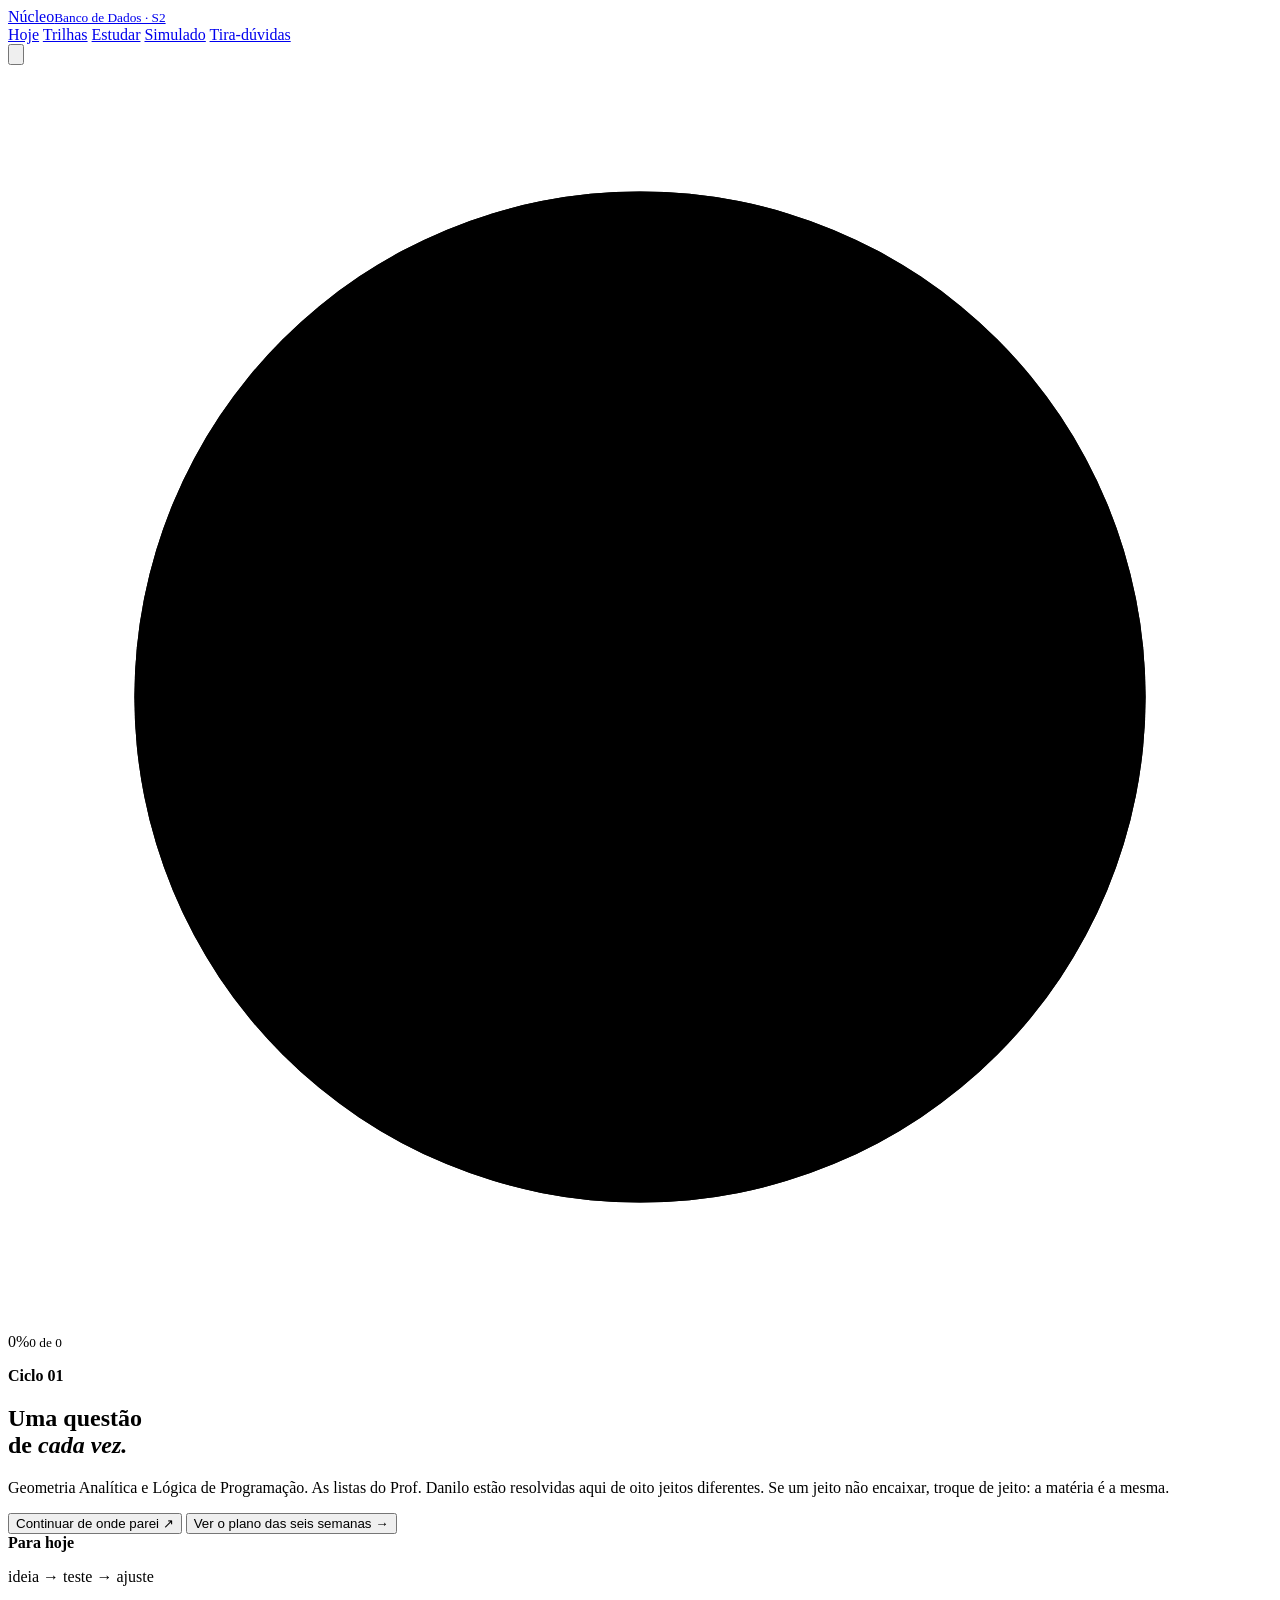
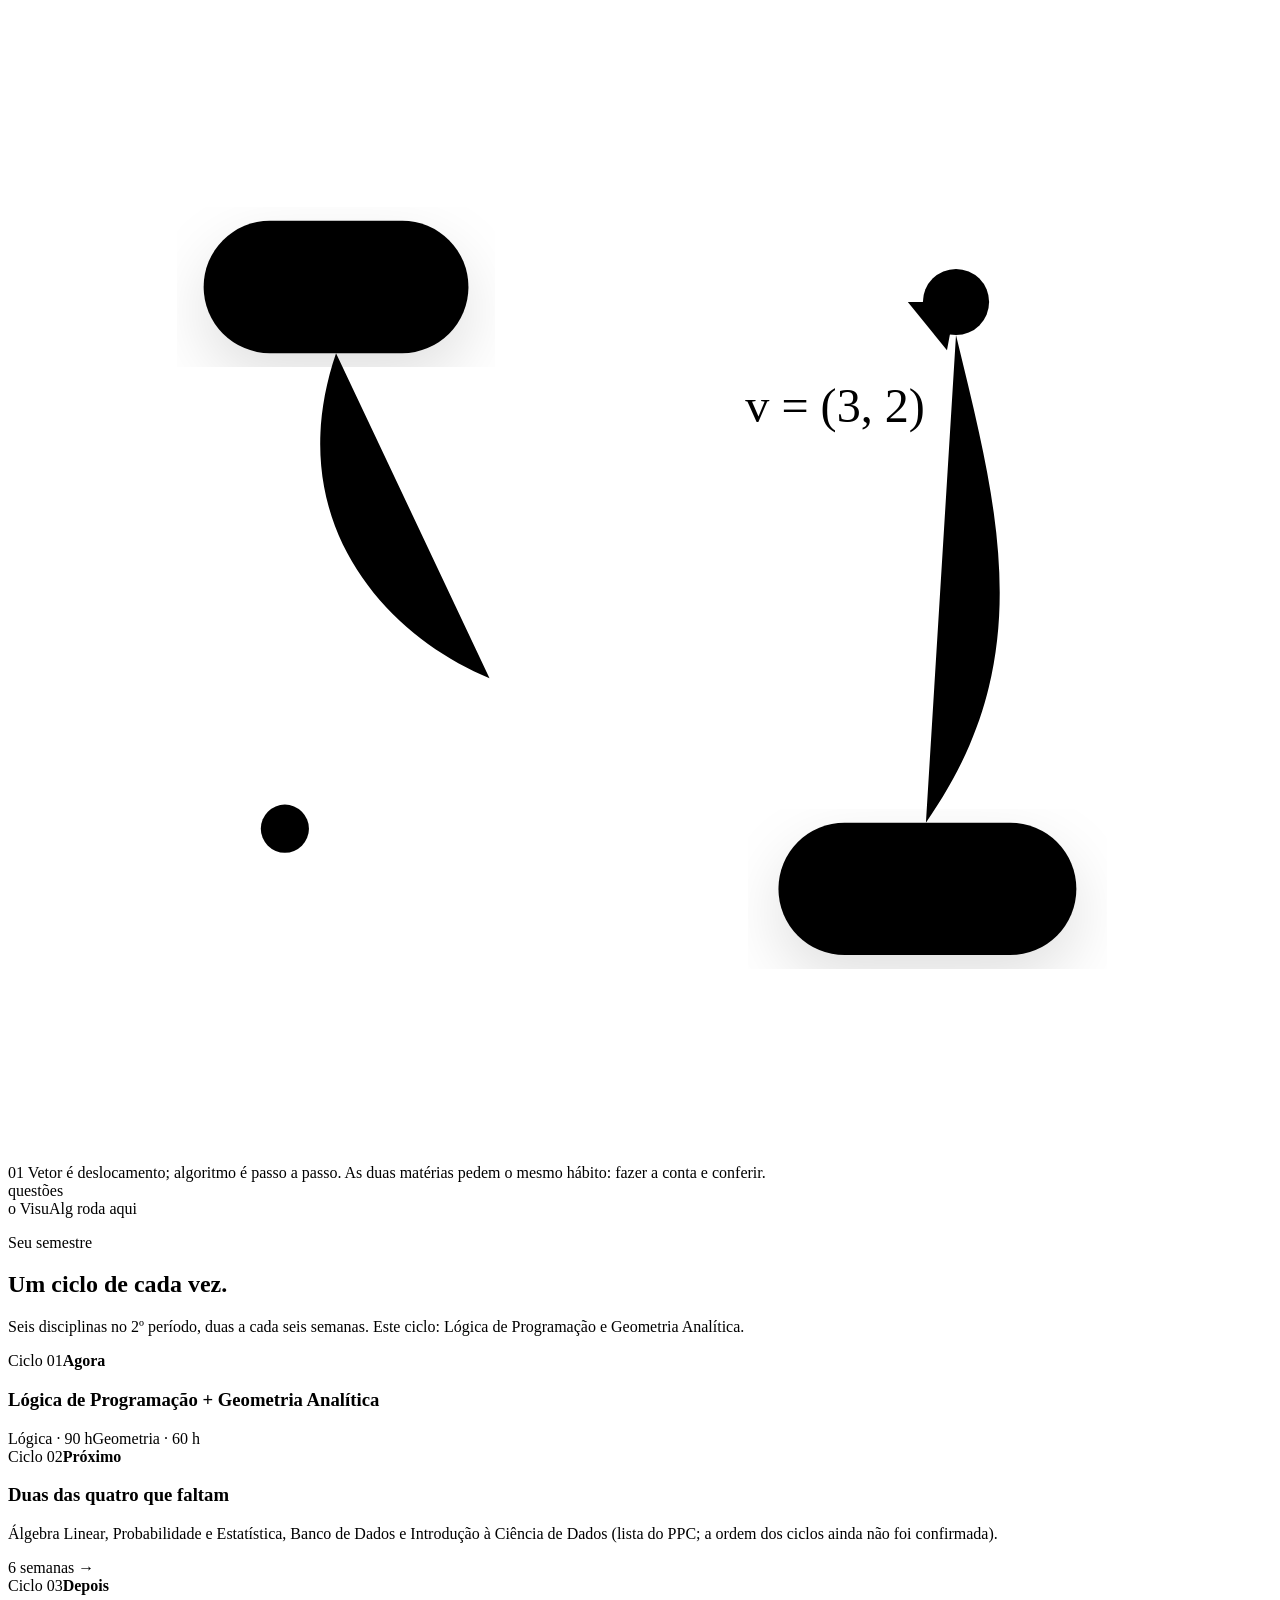
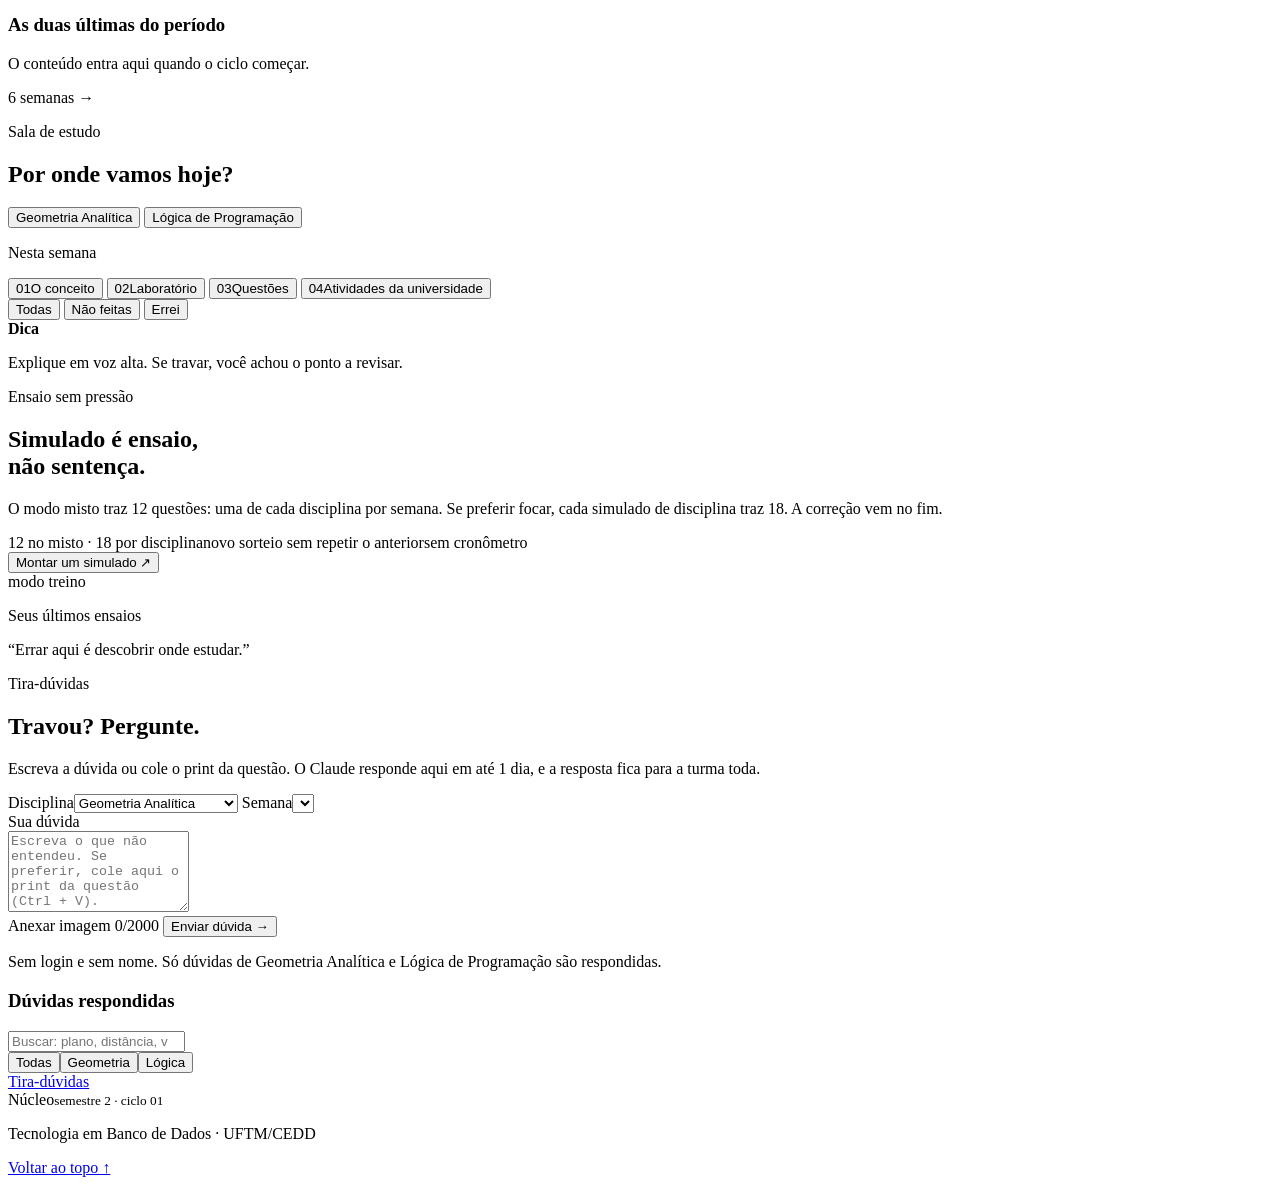
<file: source/site/template.html>
<!doctype html>
<html lang="pt-BR">
<head>
<meta charset="utf-8">
<meta name="viewport" content="width=device-width, initial-scale=1">
<meta name="theme-color" content="#f5f0e7">
<meta name="description" content="Núcleo: estudo do semestre 2 de Tecnologia em Banco de Dados (UFTM) — Geometria Analítica e Lógica de Programação.">
<title>Núcleo · Semestre 2</title>
<link rel="preconnect" href="https://fonts.googleapis.com">
<link rel="preconnect" href="https://fonts.gstatic.com" crossorigin>
<link href="https://fonts.googleapis.com/css2?family=DM+Sans:wght@400;500;600;700&family=Manrope:wght@500;600;700;800&display=swap" rel="stylesheet">
<style>
/*__CSS__*/
</style>
</head>
<body data-subject="ga">
<div class="paper-noise" aria-hidden="true"></div>
<header class="topbar">
  <div class="topbar-in">
    <a class="brand" href="#inicio" aria-label="Ir ao início">
      <span class="brand-mark" aria-hidden="true"><i></i><i></i><i></i></span>
      <span>Núcleo<small>Banco de Dados · S2</small></span>
    </a>
    <nav class="topnav" aria-label="Navegação principal">
      <a class="active" href="#inicio">Hoje</a>
      <a href="#trilhas">Trilhas</a>
      <a href="#estudo">Estudar</a>
      <a href="#simulado">Simulado</a>
      <!--duvidas--><a href="#duvidas">Tira-dúvidas</a><!--/duvidas-->
    </nav>
    <div class="top-actions">
      <button class="icon-button" id="theme-toggle" aria-label="Alternar tema claro e escuro" title="Tema claro ou escuro">
        <svg viewBox="0 0 24 24" aria-hidden="true"><path d="M12 3a9 9 0 1 0 9 9c0-.46-.04-.91-.1-1.35A7 7 0 0 1 12.35 3.1C12.23 3.05 12.12 3 12 3Z"/></svg>
      </button>
      <div class="mini-progress" title="Questões acertadas no ciclo">
        <svg viewBox="0 0 40 40" aria-hidden="true"><circle cx="20" cy="20" r="16"/><circle id="progress-ring" cx="20" cy="20" r="16"/></svg>
        <span><span id="progress-number">0%</span><small id="progress-detail">0 de 0</small></span>
      </div>
    </div>
  </div>
</header>

<main>
  <section class="hero" id="inicio">
    <div class="hero-copy">
      <p class="eyebrow"><span></span> <b id="hero-ciclo">Ciclo 01</b></p>
      <h1>Uma questão<br>de <em>cada vez.</em></h1>
      <p class="hero-lead">Geometria Analítica e Lógica de Programação. As listas do Prof. Danilo estão resolvidas aqui de oito jeitos diferentes. Se um jeito não encaixar, troque de jeito: a matéria é a mesma.</p>
      <div class="hero-actions">
        <button class="primary-button" id="continuar">Continuar de onde parei <span>↗</span></button>
        <button class="text-button" data-open-planner>Ver o plano das seis semanas <span>→</span></button>
      </div>
      <div class="today-note">
        <span class="note-tape"></span>
        <strong>Para hoje</strong>
        <ul id="para-hoje"></ul>
      </div>
    </div>
    <div class="hero-visual" aria-hidden="true">
      <div class="orbit orbit-a"></div><div class="orbit orbit-b"></div>
      <div class="coordinate-card">
        <div class="card-label">ideia → teste → ajuste</div>
        <svg viewBox="0 0 420 390">
          <defs><filter id="shadow"><feDropShadow dx="0" dy="8" stdDeviation="10" flood-opacity=".12"/></filter></defs>
          <g class="grid-lines"><path d="M60 45v290M110 45v290M160 45v290M210 45v290M260 45v290M310 45v290M360 45v290M35 80h350M35 130h350M35 180h350M35 230h350M35 280h350M35 330h350"/></g>
          <path class="axis" d="M35 230h350M160 45v300"/>
          <path class="vector-line" d="M160 230L315 105"/>
          <path class="vector-arrow" d="m299 105 16 0-3 16"/>
          <circle class="point point-a" cx="315" cy="105" r="11"/>
          <circle class="point point-b" cx="92" cy="280" r="8"/>
          <rect class="logic-node" x="65" y="78" width="88" height="44" rx="22" filter="url(#shadow)"/>
          <text x="109" y="106" text-anchor="middle">leia(x)</text>
          <rect class="logic-node accent" x="256" y="278" width="99" height="44" rx="22" filter="url(#shadow)"/>
          <text x="305" y="306" text-anchor="middle">escreval</text>
          <path class="dashed" d="M109 122C90 178 126 216 160 230M315 116c14 58 28 108-10 162"/>
          <text class="vector-label" x="245" y="145">v = (3, 2)</text>
        </svg>
        <div class="visual-caption"><span>01</span> Vetor é deslocamento; algoritmo é passo a passo. As duas matérias pedem o mesmo hábito: fazer a conta e conferir.</div>
      </div>
      <div class="floating-chip chip-one" id="chip-um">questões</div>
      <div class="floating-chip chip-two">o VisuAlg roda aqui</div>
    </div>
  </section>

  <section class="cycle-section" id="trilhas">
    <div class="section-heading">
      <div><p class="eyebrow"><span></span> Seu semestre</p><h2>Um ciclo de cada vez.</h2></div>
      <p>Seis disciplinas no 2º período, duas a cada seis semanas. Este ciclo: Lógica de Programação e Geometria Analítica.</p>
    </div>
    <div class="cycle-track">
      <article class="cycle active">
        <div class="cycle-top"><span>Ciclo 01</span><strong>Agora</strong></div>
        <h3>Lógica de Programação + Geometria Analítica</h3>
        <div class="subject-pills"><span class="pill">Lógica · 90 h</span><span class="pill blue">Geometria · 60 h</span></div>
        <div class="week-line" id="week-line" aria-label="Semanas do ciclo"></div>
      </article>
      <article class="cycle muted"><div class="cycle-top"><span>Ciclo 02</span><strong>Próximo</strong></div><h3>Duas das quatro que faltam</h3><p>Álgebra Linear, Probabilidade e Estatística, Banco de Dados e Introdução à Ciência de Dados (lista do PPC; a ordem dos ciclos ainda não foi confirmada).</p><div class="locked-line">6 semanas <span>→</span></div></article>
      <article class="cycle muted"><div class="cycle-top"><span>Ciclo 03</span><strong>Depois</strong></div><h3>As duas últimas do período</h3><p>O conteúdo entra aqui quando o ciclo começar.</p><div class="locked-line">6 semanas <span>→</span></div></article>
    </div>
  </section>

  <section class="study-section" id="estudo">
    <div class="section-heading study-title">
      <div><p class="eyebrow"><span></span> Sala de estudo</p><h2>Por onde vamos hoje?</h2></div>
      <div class="subject-switch" role="tablist" aria-label="Disciplina">
        <button class="active" data-subject="ga" role="tab"><span class="dot blue"></span>Geometria Analítica</button>
        <button data-subject="lp" role="tab"><span class="dot"></span>Lógica de Programação</button>
      </div>
    </div>
    <div class="week-tabs" id="week-tabs" role="tablist" aria-label="Semanas"></div>
    <div class="lesson-shell">
      <aside class="lesson-index">
        <p>Nesta semana</p>
        <div class="views-row">
          <button class="view-link" data-view="conceito"><span>01</span>O conceito</button>
          <button class="view-link" data-view="lab"><span>02</span>Laboratório</button>
          <button class="view-link" data-view="questao"><span>03</span>Questões<b id="qcount"></b></button>
          <button class="view-link" data-view="atividades"><span>04</span>Atividades da universidade</button>
        </div>
        <div class="qfilter" role="group" aria-label="Filtrar questões">
          <button data-filtro="todas" class="active">Todas</button>
          <button data-filtro="pendentes">Não feitas</button>
          <button data-filtro="erradas">Errei</button>
        </div>
        <div class="qlist" id="qlist"></div>
        <div class="index-note" id="index-note"><strong>Dica</strong><p>Explique em voz alta. Se travar, você achou o ponto a revisar.</p></div>
      </aside>
      <article class="lesson-content">
        <div class="view" id="view-conceito"></div>
        <div class="view" id="view-lab"></div>
        <div class="view" id="view-questao"></div>
        <div class="view" id="view-atividades"></div>
      </article>
    </div>
    <div class="lesson-shell pf-shell" id="projeto-shell" style="display:none"></div>
  </section>

  <section class="sim-section" id="simulado">
    <div class="sim-copy">
      <p class="eyebrow"><span></span> Ensaio sem pressão</p>
      <h2>Simulado é ensaio,<br>não sentença.</h2>
      <p>O modo misto traz 12 questões: uma de cada disciplina por semana. Se preferir focar, cada simulado de disciplina traz 18. A correção vem no fim.</p>
      <div class="sim-features"><span>12 no misto · 18 por disciplina</span><span>novo sorteio sem repetir o anterior</span><span>sem cronômetro</span></div>
      <button class="primary-button" id="start-sim">Montar um simulado <span>↗</span></button>
    </div>
    <div class="sim-card">
      <span class="sim-stamp">modo treino</span>
      <p>Seus últimos ensaios</p>
      <div class="sim-rows" id="sim-rows"></div>
      <div class="sim-quote">“Errar aqui é descobrir onde estudar.”</div>
    </div>
  </section>

  <!--duvidas-->
  <section class="duv-section" id="duvidas">
    <div class="section-heading">
      <div><p class="eyebrow"><span></span> Tira-dúvidas</p><h2>Travou? Pergunte.</h2></div>
      <p>Escreva a dúvida ou cole o print da questão. O Claude responde aqui em até 1 dia, e a resposta fica para a turma toda.</p>
    </div>
    <p class="duv-modo" id="duv-modo" hidden><span class="stamp">protótipo</span> Nada sai do seu navegador: as respostas abaixo são exemplos.</p>
    <div class="duv-grid">
      <form class="duv-form" id="duv-form" novalidate>
        <div class="duv-linha">
          <label>Disciplina<select id="duv-disc"><option value="ga">Geometria Analítica</option><option value="lp">Lógica de Programação</option></select></label>
          <label>Semana<select id="duv-sem"></select></label>
        </div>
        <div class="duv-ref" id="duv-ref" hidden></div>
        <label class="duv-rot" for="duv-texto">Sua dúvida</label>
        <div class="duv-caixa" id="duv-caixa">
          <textarea id="duv-texto" rows="5" maxlength="2000" placeholder="Escreva o que não entendeu. Se preferir, cole aqui o print da questão (Ctrl + V)."></textarea>
          <div class="duv-print" id="duv-print" hidden>
            <img id="duv-img" alt="Prévia do print">
            <div><p id="duv-img-info"></p><p class="duv-cuidado">Confira se não aparece seu nome. A imagem não fica pública: no site aparece só a pergunta escrita e a resposta.</p><button type="button" class="ghost" id="duv-tira">Remover imagem</button></div>
          </div>
        </div>
        <div class="duv-acoes">
          <label class="ghost duv-anexo">Anexar imagem<input type="file" id="duv-arquivo" accept="image/*" hidden></label>
          <span class="duv-conta" id="duv-conta">0/2000</span>
          <button class="primary-button" id="duv-enviar" type="submit">Enviar dúvida <span>→</span></button>
        </div>
        <p class="duv-msg" id="duv-msg" role="status" aria-live="polite"></p>
        <p class="duv-aviso">Sem login e sem nome. Só dúvidas de Geometria Analítica e Lógica de Programação são respondidas.</p>
      </form>
      <div class="duv-lista">
        <div class="duv-lista-topo"><h3>Dúvidas respondidas <small id="duv-total"></small></h3><input type="search" id="duv-busca" placeholder="Buscar: plano, distância, vetor…" aria-label="Buscar nas dúvidas respondidas"></div>
        <div class="duv-filtros" id="duv-filtros" role="group" aria-label="Filtrar por disciplina">
          <button type="button" data-f="todas" class="active">Todas</button><button type="button" data-f="ga">Geometria</button><button type="button" data-f="lp">Lógica</button>
        </div>
        <div id="duv-minhas"></div>
        <div id="duv-itens"></div>
      </div>
    </div>
  </section>
  <!--/duvidas-->
</main>
<!--duvidas--><a class="duv-flutuante" href="#duvidas" aria-label="Ir para o tira-dúvidas">Tira-dúvidas</a><!--/duvidas-->

<footer class="page-footer">
  <div class="brand"><span class="brand-mark" aria-hidden="true"><i></i><i></i><i></i></span><span>Núcleo<small>semestre 2 · ciclo 01</small></span></div>
  <p id="rodape-info">Tecnologia em Banco de Dados · UFTM/CEDD</p>
  <a href="#inicio">Voltar ao topo ↑</a>
</footer>

<dialog id="planner-dialog">
  <button class="dialog-close" data-close-dialog aria-label="Fechar">×</button>
  <p class="eyebrow"><span></span> Visão do ciclo</p>
  <h2>As seis semanas</h2>
  <p style="color:var(--muted);font-size:13px;margin:0">O que tem selo de prévia foi montado pela ementa do PPC e muda quando o material do professor chegar.</p>
  <div class="planner-grid" id="planner-grid"></div>
</dialog>

<dialog id="ideia-dialog" class="ideia-dialog" aria-labelledby="ideia-titulo">
  <button class="dialog-close" data-close-dialog aria-label="Fechar">×</button>
  <div id="ideia-corpo"></div>
</dialog>

<dialog id="projeto-dialog" class="ideia-dialog pf-dialog" aria-labelledby="pf-titulo">
  <button class="dialog-close" data-close-dialog aria-label="Fechar">×</button>
  <div id="pf-corpo"></div>
</dialog>

<dialog id="termo-dialog" class="ideia-dialog termo-dialog" aria-labelledby="termo-titulo">
  <button class="dialog-close" data-close-dialog aria-label="Fechar">×</button>
  <div id="termo-corpo"></div>
</dialog>

<dialog id="sim-dialog" class="sim-dialog">
  <button class="dialog-close" data-close-dialog aria-label="Fechar">×</button>
  <div id="sim-setup">
    <p class="eyebrow"><span></span> Simulado</p>
    <h2>Que ensaio você quer hoje?</h2>
    <div class="sim-opts" id="sim-opts">
      <button data-sim="ga"><b>Geometria</b><small>18 · 1 de cada nível por semana</small></button>
      <button data-sim="lp"><b>Lógica</b><small>18 · 1 de cada nível por semana</small></button>
      <button data-sim="misto" class="active"><b>Misto</b><small>12 · 1 de cada disciplina por semana</small></button>
    </div>
    <label class="chk"><input type="checkbox" id="sim-so-material"> Só semanas com material do professor (sem prévia)</label>
    <p class="insight" id="sim-msg" hidden></p>
    <button class="primary-button" id="begin-quiz">Começar <span>→</span></button>
  </div>
  <div id="quiz-area" hidden>
    <div class="quiz-progress"><span id="quiz-label">Questão 1</span><i><b id="quiz-bar"></b></i></div>
    <p class="quiz-topic" id="quiz-topic"></p>
    <div id="quiz-q"></div>
    <div class="q-actions"><button class="primary-button" id="next-question" disabled>Próxima <span>→</span></button></div>
  </div>
  <div id="quiz-result" hidden>
    <span class="result-mark" id="result-mark">0</span>
    <p class="eyebrow" style="margin-top:18px"><span></span> Resultado comentado</p>
    <h2><span id="quiz-score">0</span> de <span id="quiz-total">0</span> · nota <span id="quiz-nota">0</span></h2>
    <p id="quiz-message" style="color:var(--muted)"></p>
    <div id="quiz-review"></div>
    <div class="q-actions"><button class="primary-button" id="sim-again">Sortear outro <span>↻</span></button><button class="ghost" data-close-dialog>Voltar aos estudos</button></div>
  </div>
</dialog>

<script>
/*__DADOS__*/
</script>
<script>
/*__JS__*/
</script>
</body>
</html>
</file>
